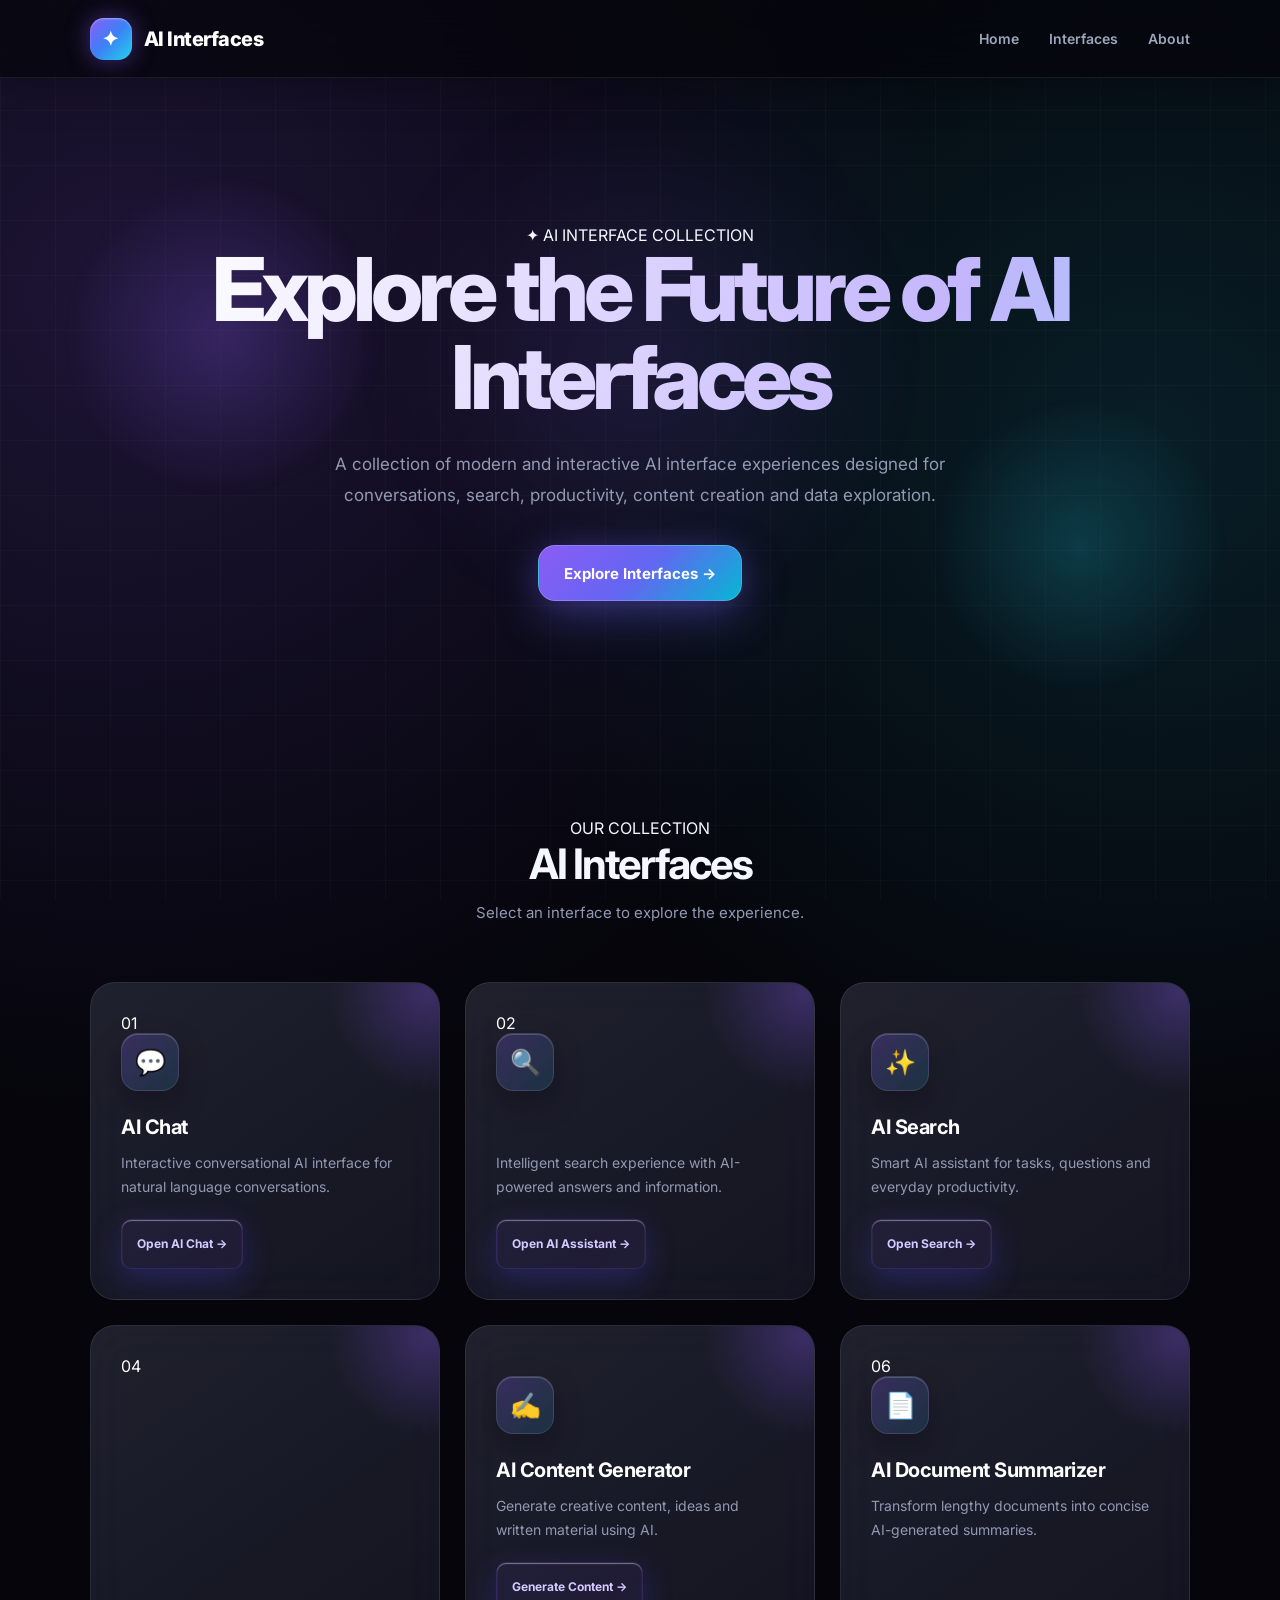
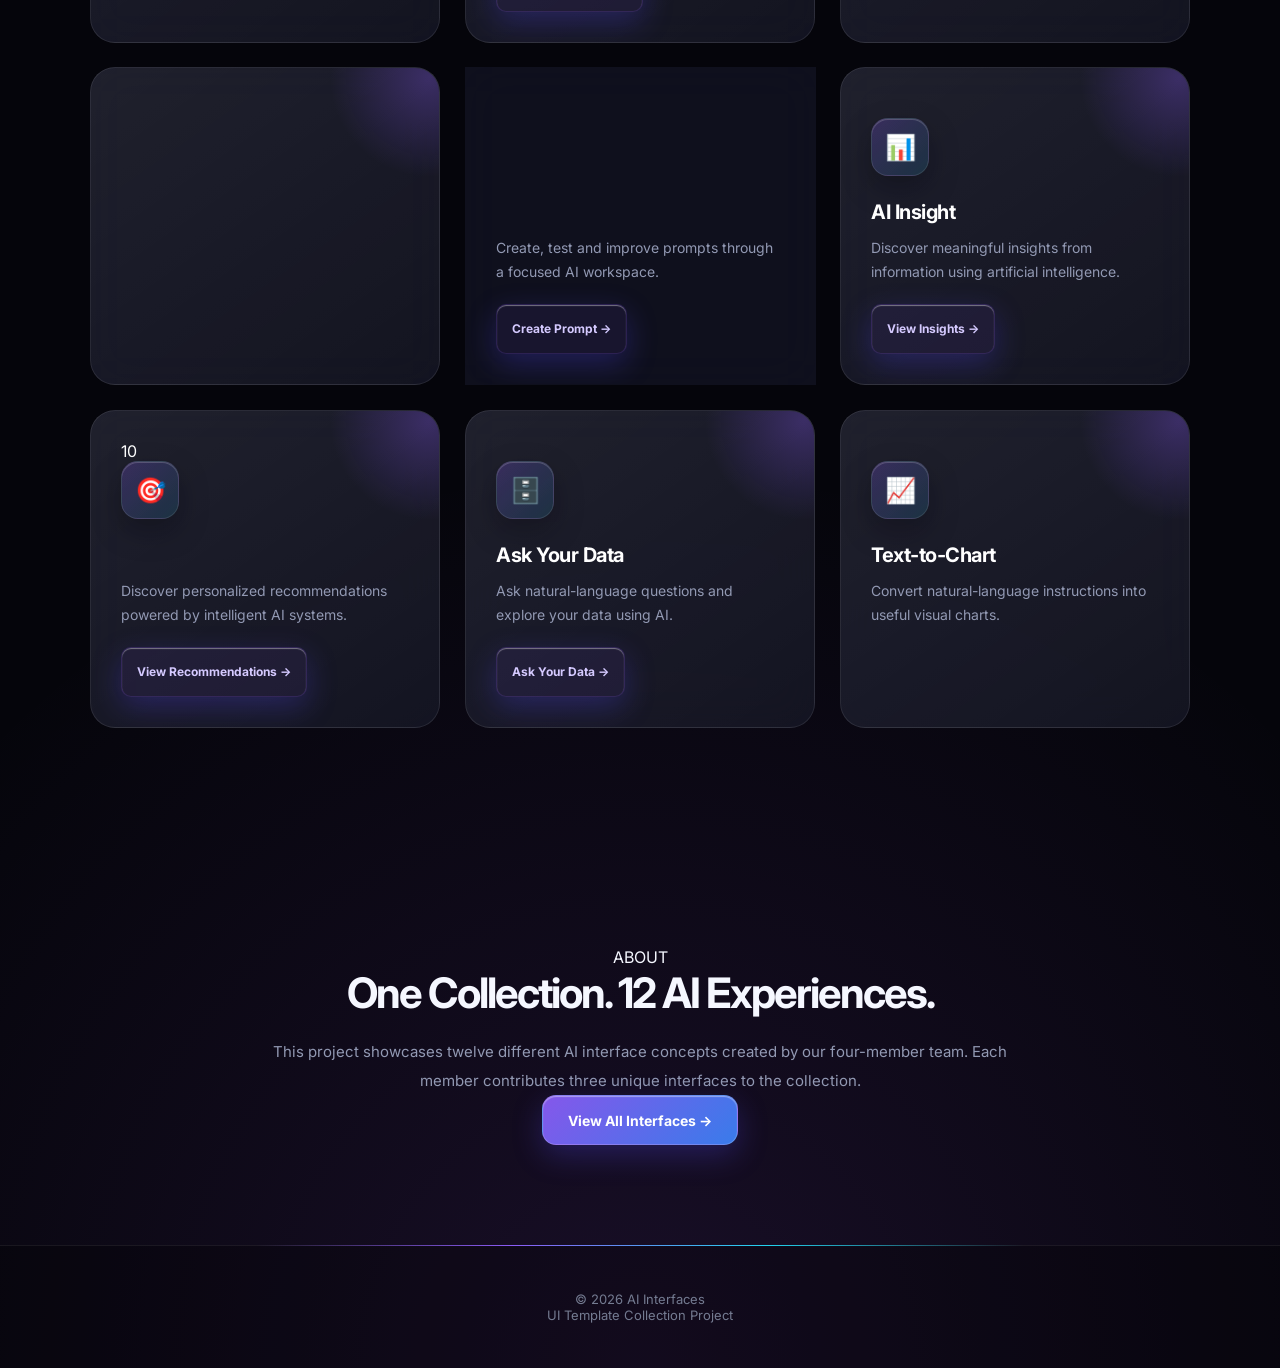
<file: index.html>
<!DOCTYPE html>
<html lang="en">
<head>
    <meta charset="UTF-8">
    <meta name="viewport" content="width=device-width, initial-scale=1.0">
    <title>AI Interfaces</title>
    <link rel="stylesheet" href="style.css">
</head>

<body>

<header>

    <a href="index.html" class="logo">
        AI Interfaces
    </a>

    <nav>
        <a href="#home">Home</a>
        <a href="#interfaces">Interfaces</a>
        <a href="#about">About</a>
    </nav>

</header>


<main>

    <!-- HERO -->

    <section class="hero" id="home">

        <div class="hero-badge">
            ✦ AI INTERFACE COLLECTION
        </div>

        <h1>
            Explore the Future of
            <span>AI Interfaces</span>
        </h1>

        <p>
            A collection of modern and interactive AI interface
            experiences designed for conversations, search,
            productivity, content creation and data exploration.
        </p>

        <a href="#interfaces" class="btn">
            Explore Interfaces →
        </a>

    </section>


    <!-- 12 AI INTERFACES -->

    <section id="interfaces">

        <div class="section-title">

            <div class="section-label">
                OUR COLLECTION
            </div>

            <h2>
                AI Interfaces
            </h2>

            <p>
                Select an interface to explore the experience.
            </p>

        </div>


        <div class="cards">


            <!-- MEMBER 1 -->

            <a href="./Ai chat/index.html" class="card">

                <div class="card-number">01</div>

                <div class="card-icon">
                    💬
                </div>

                <h3>
                    AI Chat
                </h3>

                <p>
                    Interactive conversational AI interface
                    for natural language conversations.
                </p>

                <span class="card-btn">
                    Open AI Chat →
                </span>

            </a>


            <a href="./Ai assistant/index.html" class="card">

                <div class="card-number">02</div>

                <div class="card-icon">
                    🔍
                </div>

                <h3>
                    AI Assistant
                </h3>

                <p>
                    Intelligent search experience with
                    AI-powered answers and information.
                </p>

                <span class="card-btn">
                    Open AI Assistant →
                </span>

            </a>


            <a href="./Ai search/index.html" class="card">

                <div class="card-number">03</div>

                <div class="card-icon">
                    ✨
                </div>

                <h3>
                    AI Search
                </h3>

                <p>
                    Smart AI assistant for tasks, questions
                    and everyday productivity.
                </p>

                <span class="card-btn">
                    Open Search →
                </span>

            </a>


            <!-- MEMBER 2 -->

            <a href="./member-2/AI Copilot/index.html" class="card">

                <div class="card-number">04</div>

                <div class="card-icon">
                    🤖
                </div>

                <h3>
                    AI Copilot
                </h3>

                <p>
                    Intelligent copilot that assists users
                    while they work and create.
                </p>

                <span class="card-btn">
                    Launch Copilot →
                </span>

            </a>


            <a href="./member-2/AI Content Generator" class="card">

                <div class="card-number">05</div>

                <div class="card-icon">
                    ✍️
                </div>

                <h3>
                    AI Content Generator
                </h3>

                <p>
                    Generate creative content, ideas and
                    written material using AI.
                </p>

                <span class="card-btn">
                    Generate Content →
                </span>

            </a>


            <a href="./member-2/AI Document Summarizer" class="card">

                <div class="card-number">06</div>

                <div class="card-icon">
                    📄
                </div>

                <h3>
                    AI Document Summarizer
                </h3>

                <p>
                    Transform lengthy documents into
                    concise AI-generated summaries.
                </p>

                <span class="card-btn">
                    Summarize Document →
                </span>

            </a>


            <!-- MEMBER 3 -->

            <a href="member3/ai-command-bar/index.html" class="card">

                <div class="card-number">07</div>

                <div class="card-icon">
                    ⌘
                </div>

                <h3>
                    AI Command Bar
                </h3>

                <p>
                    Execute AI commands and actions quickly
                    from one powerful command interface.
                </p>

                <span class="card-btn">
                    Open Command Bar →
                </span>

            </a>


            <a href="member3/ai-prompt-interface/index.html" class="card">

                <div class="card-number">08</div>

                <div class="card-icon">
                    ⚡
                </div>

                <h3>
                    AI Prompt Interface
                </h3>

                <p>
                    Create, test and improve prompts through
                    a focused AI workspace.
                </p>

                <span class="card-btn">
                    Create Prompt →
                </span>

            </a>


            <a href="member3/ai-insight/index.html" class="card">

                <div class="card-number">09</div>

                <div class="card-icon">
                    📊
                </div>

                <h3>
                    AI Insight
                </h3>

                <p>
                    Discover meaningful insights from
                    information using artificial intelligence.
                </p>

                <span class="card-btn">
                    View Insights →
                </span>

            </a>


            <!-- MEMBER 4 -->

            <a href="ai-recommendation/index.html" class="card">

                <div class="card-number">10</div>

                <div class="card-icon">
                    🎯
                </div>

                <h3>
                    AI Recommendation
                </h3>

                <p>
                    Discover personalized recommendations
                    powered by intelligent AI systems.
                </p>

                <span class="card-btn">
                    View Recommendations →
                </span>

            </a>


            <a href="ask-your-data/index.html" class="card">

                <div class="card-number">11</div>

                <div class="card-icon">
                    🗄️
                </div>

                <h3>
                    Ask Your Data
                </h3>

                <p>
                    Ask natural-language questions and
                    explore your data using AI.
                </p>

                <span class="card-btn">
                    Ask Your Data →
                </span>

            </a>


            <a href="text-to-chart/index.html" class="card">

                <div class="card-number">12</div>

                <div class="card-icon">
                    📈
                </div>

                <h3>
                    Text-to-Chart
                </h3>

                <p>
                    Convert natural-language instructions
                    into useful visual charts.
                </p>

                <span class="card-btn">
                    Create Chart →
                </span>

            </a>


        </div>

    </section>


    <!-- ABOUT -->

    <section id="about">

        <div class="section-label">
            ABOUT
        </div>

        <h2>
            One Collection.
            <span>12 AI Experiences.</span>
        </h2>

        <p>
            This project showcases twelve different AI interface
            concepts created by our four-member team. Each member
            contributes three unique interfaces to the collection.
        </p>

        <a href="#interfaces" class="btn">
            View All Interfaces →
        </a>

    </section>

</main>


<footer>

    <p>
        © 2026 AI Interfaces
    </p>

    <p>
        UI Template Collection Project
    </p>

</footer>


<script src="script.js"></script>

</body>
</html>
</file>
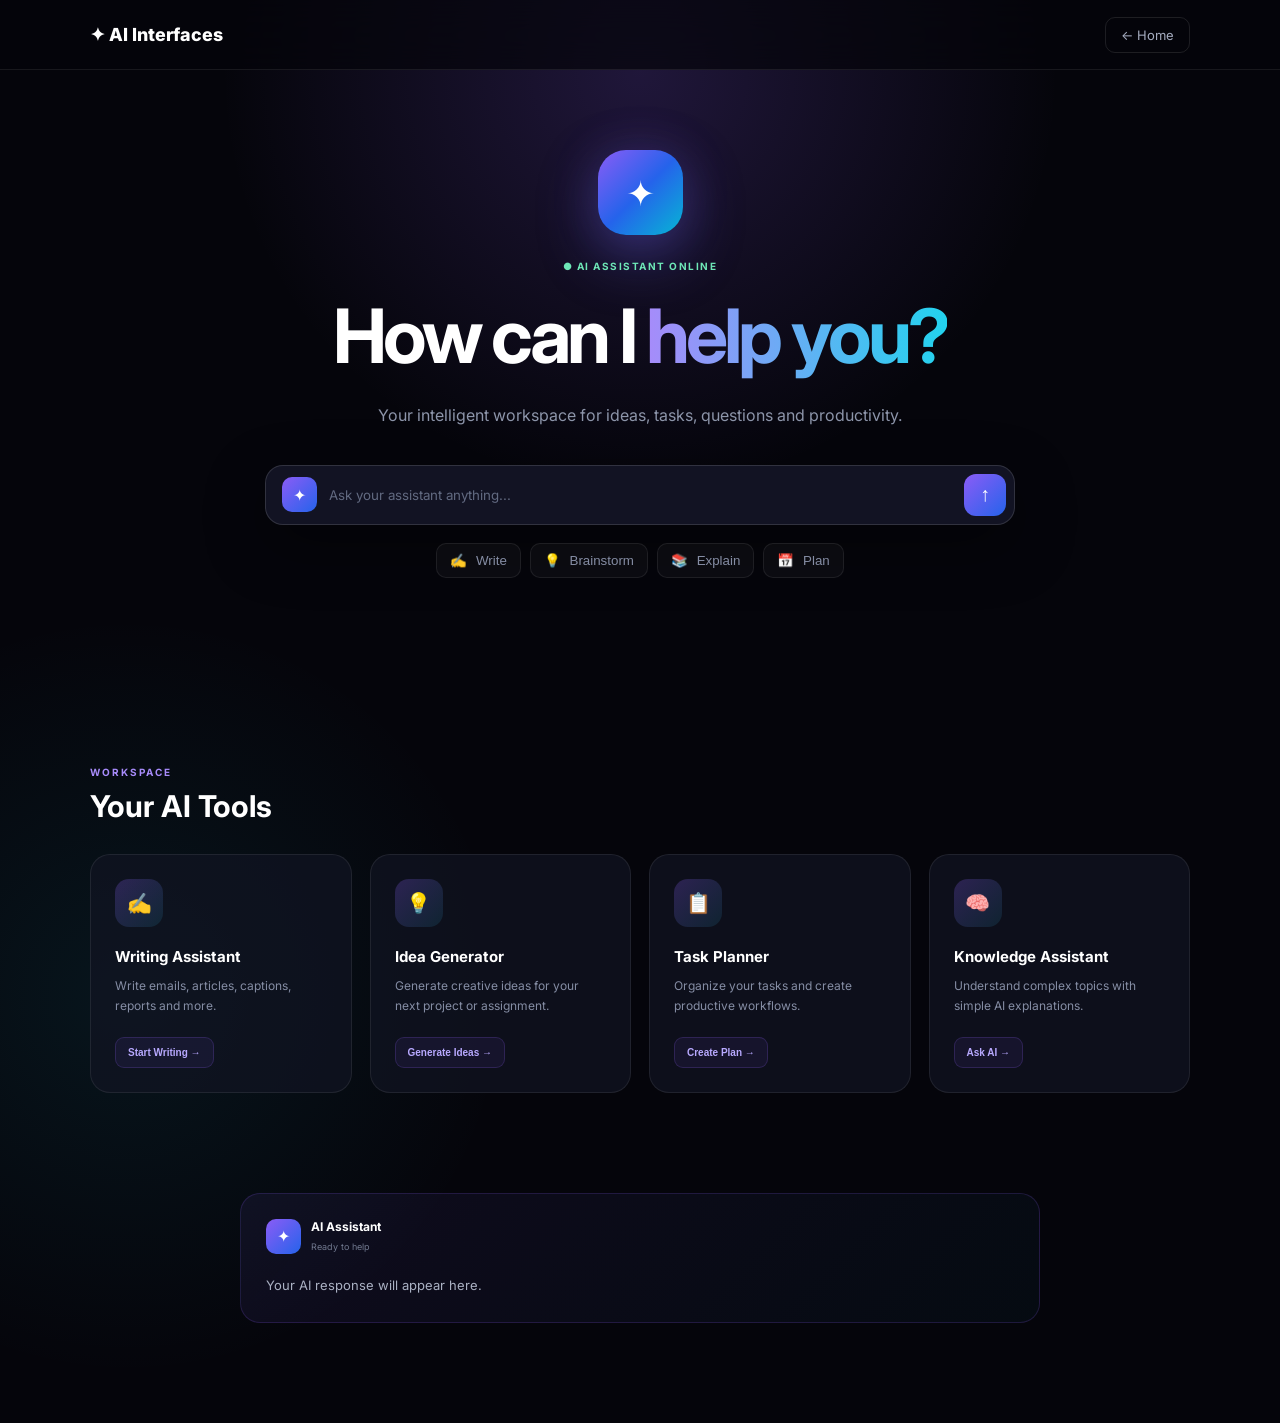
<file: Ai assistant/index.html>
<!DOCTYPE html>
<html lang="en">

<head>

    <meta charset="UTF-8">

    <meta
        name="viewport"
        content="width=device-width, initial-scale=1.0"
    >

    <title>AI Assistant | AI Interfaces</title>

    <link rel="stylesheet" href="style.css">

</head>

<body>

<header>

    <a href="../../index.html" class="logo">
        ✦ AI Interfaces
    </a>

    <a href="../../index.html" class="home-btn">
        ← Home
    </a>

</header>


<main class="assistant-page">

    <section class="assistant-hero">

        <div class="assistant-orb">
            ✦
        </div>

        <span class="status">
            ● AI ASSISTANT ONLINE
        </span>

        <h1>
            How can I
            <span>help you?</span>
        </h1>

        <p>
            Your intelligent workspace for ideas,
            tasks, questions and productivity.
        </p>


        <!-- COMMAND INPUT -->

        <div class="command-box">

            <div class="command-icon">
                ✦
            </div>

            <input
                id="commandInput"
                type="text"
                placeholder="Ask your assistant anything..."
            >

            <button id="sendButton">
                ↑
            </button>

        </div>


        <!-- QUICK ACTIONS -->

        <div class="quick-actions">

            <button data-command="Write something for me">
                <span>✍️</span>
                Write
            </button>

            <button data-command="Give me some ideas">
                <span>💡</span>
                Brainstorm
            </button>

            <button data-command="Explain something to me">
                <span>📚</span>
                Explain
            </button>

            <button data-command="Help me plan a project">
                <span>📅</span>
                Plan
            </button>

        </div>

    </section>


    <!-- WORKSPACE -->

    <section class="workspace">

        <div class="workspace-header">

            <div>
                <span>WORKSPACE</span>

                <h2>
                    Your AI Tools
                </h2>
            </div>

        </div>


        <div class="tools-grid">

            <article class="tool-card">

                <div class="tool-icon">
                    ✍️
                </div>

                <h3>
                    Writing Assistant
                </h3>

                <p>
                    Write emails, articles, captions,
                    reports and more.
                </p>

                <button
                    class="tool-btn"
                    data-command="Help me write something"
                >
                    Start Writing →
                </button>

            </article>


            <article class="tool-card">

                <div class="tool-icon">
                    💡
                </div>

                <h3>
                    Idea Generator
                </h3>

                <p>
                    Generate creative ideas for your
                    next project or assignment.
                </p>

                <button
                    class="tool-btn"
                    data-command="Give me creative ideas"
                >
                    Generate Ideas →
                </button>

            </article>


            <article class="tool-card">

                <div class="tool-icon">
                    📋
                </div>

                <h3>
                    Task Planner
                </h3>

                <p>
                    Organize your tasks and create
                    productive workflows.
                </p>

                <button
                    class="tool-btn"
                    data-command="Help me create a task plan"
                >
                    Create Plan →
                </button>

            </article>


            <article class="tool-card">

                <div class="tool-icon">
                    🧠
                </div>

                <h3>
                    Knowledge Assistant
                </h3>

                <p>
                    Understand complex topics with
                    simple AI explanations.
                </p>

                <button
                    class="tool-btn"
                    data-command="Explain a difficult topic"
                >
                    Ask AI →
                </button>

            </article>

        </div>

    </section>


    <!-- RESPONSE PANEL -->

    <section class="response-section" id="responseSection">

        <div class="response-card">

            <div class="response-header">

                <div class="response-ai">
                    ✦
                </div>

                <div>
                    <strong>AI Assistant</strong>
                    <small>Ready to help</small>
                </div>

            </div>

            <div id="responseText">
                Your AI response will appear here.
            </div>

        </div>

    </section>

</main>


<script src="script.js"></script>

</body>
</html>
</file>
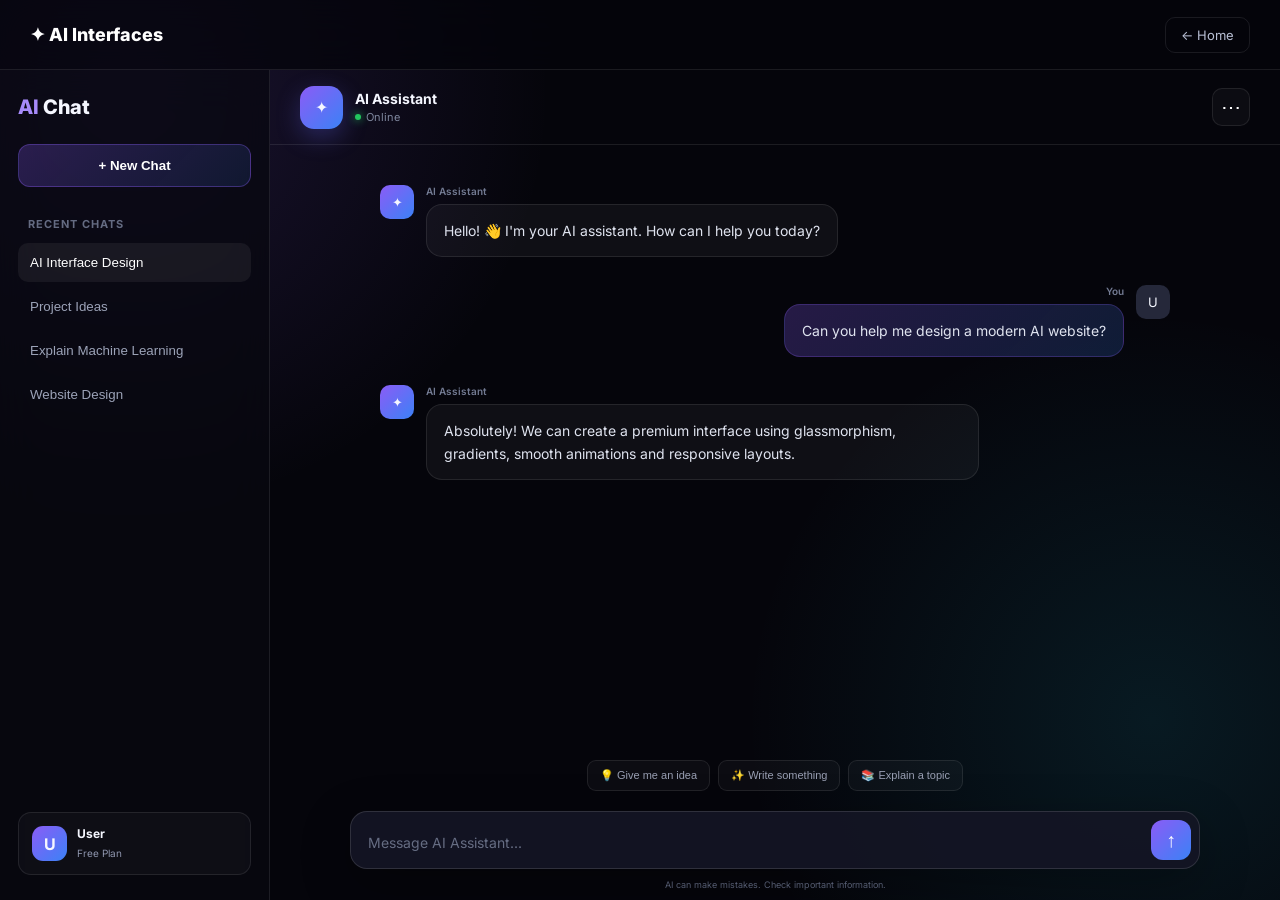
<file: Ai chat/index.html>
<!DOCTYPE html>
<html lang="en">
<head>
    <meta charset="UTF-8">
    <meta name="viewport" content="width=device-width, initial-scale=1.0">

    <title>AI Chat | AI Interfaces</title>

    <link rel="stylesheet" href="style.css">
</head>

<body>

<header class="navbar">

    <a href="../../index.html" class="logo">
        ✦ AI Interfaces
    </a>

    <a href="../../index.html" class="back-btn">
        ← Home
    </a>

</header>


<main class="chat-page">

    <!-- LEFT SIDEBAR -->

    <aside class="sidebar">

        <div class="sidebar-title">
            <span>AI</span> Chat
        </div>

        <button class="new-chat" id="newChat">
            + New Chat
        </button>

        <div class="chat-history">

            <p class="history-title">
                Recent Chats
            </p>

            <button class="history-item active">
                AI Interface Design
            </button>

            <button class="history-item">
                Project Ideas
            </button>

            <button class="history-item">
                Explain Machine Learning
            </button>

            <button class="history-item">
                Website Design
            </button>

        </div>

        <div class="sidebar-bottom">

            <div class="profile">
                <div class="avatar">U</div>

                <div>
                    <strong>User</strong>
                    <small>Free Plan</small>
                </div>
            </div>

        </div>

    </aside>


    <!-- CHAT AREA -->

    <section class="chat-container">

        <div class="chat-header">

            <div class="ai-info">

                <div class="ai-avatar">
                    ✦
                </div>

                <div>
                    <h2>AI Assistant</h2>
                    <span>
                        <i></i>
                        Online
                    </span>
                </div>

            </div>

            <button class="icon-btn" id="clearChat">
                ⋯
            </button>

        </div>


        <!-- MESSAGES -->

        <div class="messages" id="messages">

            <div class="message ai-message">

                <div class="message-avatar">
                    ✦
                </div>

                <div class="message-content">

                    <span class="message-name">
                        AI Assistant
                    </span>

                    <div class="bubble">
                        Hello! 👋 I'm your AI assistant.
                        How can I help you today?
                    </div>

                </div>

            </div>


            <div class="message user-message">

                <div class="message-content">

                    <span class="message-name">
                        You
                    </span>

                    <div class="bubble">
                        Can you help me design a modern AI website?
                    </div>

                </div>

                <div class="message-avatar user-avatar">
                    U
                </div>

            </div>


            <div class="message ai-message">

                <div class="message-avatar">
                    ✦
                </div>

                <div class="message-content">

                    <span class="message-name">
                        AI Assistant
                    </span>

                    <div class="bubble">
                        Absolutely! We can create a premium
                        interface using glassmorphism, gradients,
                        smooth animations and responsive layouts.
                    </div>

                </div>

            </div>

        </div>


        <!-- TYPING INDICATOR -->

        <div class="typing" id="typing">

            <span></span>
            <span></span>
            <span></span>

            AI is thinking...

        </div>


        <!-- SUGGESTIONS -->

        <div class="suggestions">

            <button class="suggestion">
                💡 Give me an idea
            </button>

            <button class="suggestion">
                ✨ Write something
            </button>

            <button class="suggestion">
                📚 Explain a topic
            </button>

        </div>


        <!-- INPUT -->

        <form class="chat-input" id="chatForm">

            <textarea
                id="messageInput"
                placeholder="Message AI Assistant..."
                rows="1"
            ></textarea>

            <button
                type="submit"
                class="send-btn"
                aria-label="Send message"
            >
                ↑
            </button>

        </form>

        <p class="disclaimer">
            AI can make mistakes. Check important information.
        </p>

    </section>

</main>


<script src="script.js"></script>

</body>
</html>
</file>
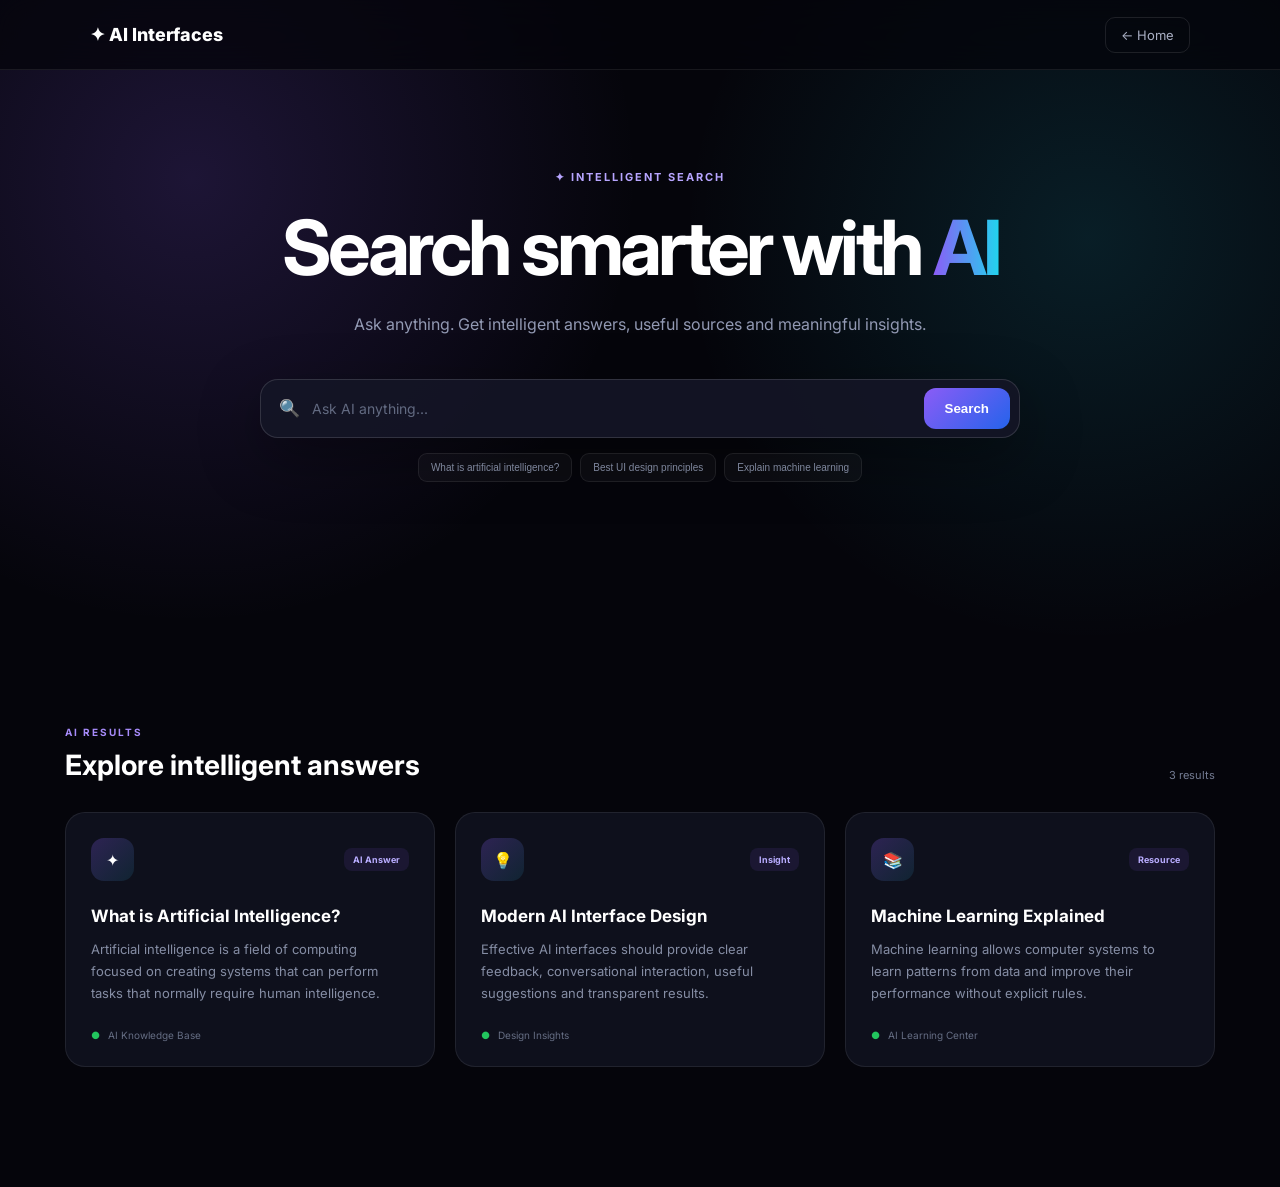
<file: Ai search/index.html>
<!DOCTYPE html>
<html lang="en">

<head>

    <meta charset="UTF-8">

    <meta
        name="viewport"
        content="width=device-width, initial-scale=1.0"
    >

    <title>AI Search | AI Interfaces</title>

    <link rel="stylesheet" href="style.css">

</head>

<body>

<header>

    <a href="../../index.html" class="logo">
        ✦ AI Interfaces
    </a>

    <a href="../../index.html" class="home-btn">
        ← Home
    </a>

</header>


<main>

    <section class="search-hero">

        <span class="badge">
            ✦ INTELLIGENT SEARCH
        </span>

        <h1>
            Search smarter with
            <span>AI</span>
        </h1>

        <p>
            Ask anything. Get intelligent answers,
            useful sources and meaningful insights.
        </p>


        <form class="search-box" id="searchForm">

            <span class="search-icon">
                🔍
            </span>

            <input
                id="searchInput"
                type="text"
                placeholder="Ask AI anything..."
                autocomplete="off"
            >

            <button type="submit">
                Search
            </button>

        </form>


        <div class="suggestions">

            <button>
                What is artificial intelligence?
            </button>

            <button>
                Best UI design principles
            </button>

            <button>
                Explain machine learning
            </button>

        </div>

    </section>


    <!-- RESULTS -->

    <section class="results-section" id="results">

        <div class="results-header">

            <div>
                <span>AI RESULTS</span>

                <h2>
                    Explore intelligent answers
                </h2>
            </div>

            <span class="result-count">
                3 results
            </span>

        </div>


        <div class="results-grid" id="resultsGrid">


            <article class="result-card">

                <div class="result-top">

                    <span class="result-icon">
                        ✦
                    </span>

                    <span class="tag">
                        AI Answer
                    </span>

                </div>

                <h3>
                    What is Artificial Intelligence?
                </h3>

                <p>
                    Artificial intelligence is a field of
                    computing focused on creating systems
                    that can perform tasks that normally
                    require human intelligence.
                </p>

                <div class="source">
                    <span>●</span>
                    AI Knowledge Base
                </div>

            </article>


            <article class="result-card">

                <div class="result-top">

                    <span class="result-icon">
                        💡
                    </span>

                    <span class="tag">
                        Insight
                    </span>

                </div>

                <h3>
                    Modern AI Interface Design
                </h3>

                <p>
                    Effective AI interfaces should provide
                    clear feedback, conversational interaction,
                    useful suggestions and transparent results.
                </p>

                <div class="source">
                    <span>●</span>
                    Design Insights
                </div>

            </article>


            <article class="result-card">

                <div class="result-top">

                    <span class="result-icon">
                        📚
                    </span>

                    <span class="tag">
                        Resource
                    </span>

                </div>

                <h3>
                    Machine Learning Explained
                </h3>

                <p>
                    Machine learning allows computer systems
                    to learn patterns from data and improve
                    their performance without explicit rules.
                </p>

                <div class="source">
                    <span>●</span>
                    AI Learning Center
                </div>

            </article>


        </div>

    </section>

</main>


<script src="script.js"></script>

</body>
</html>
</file>
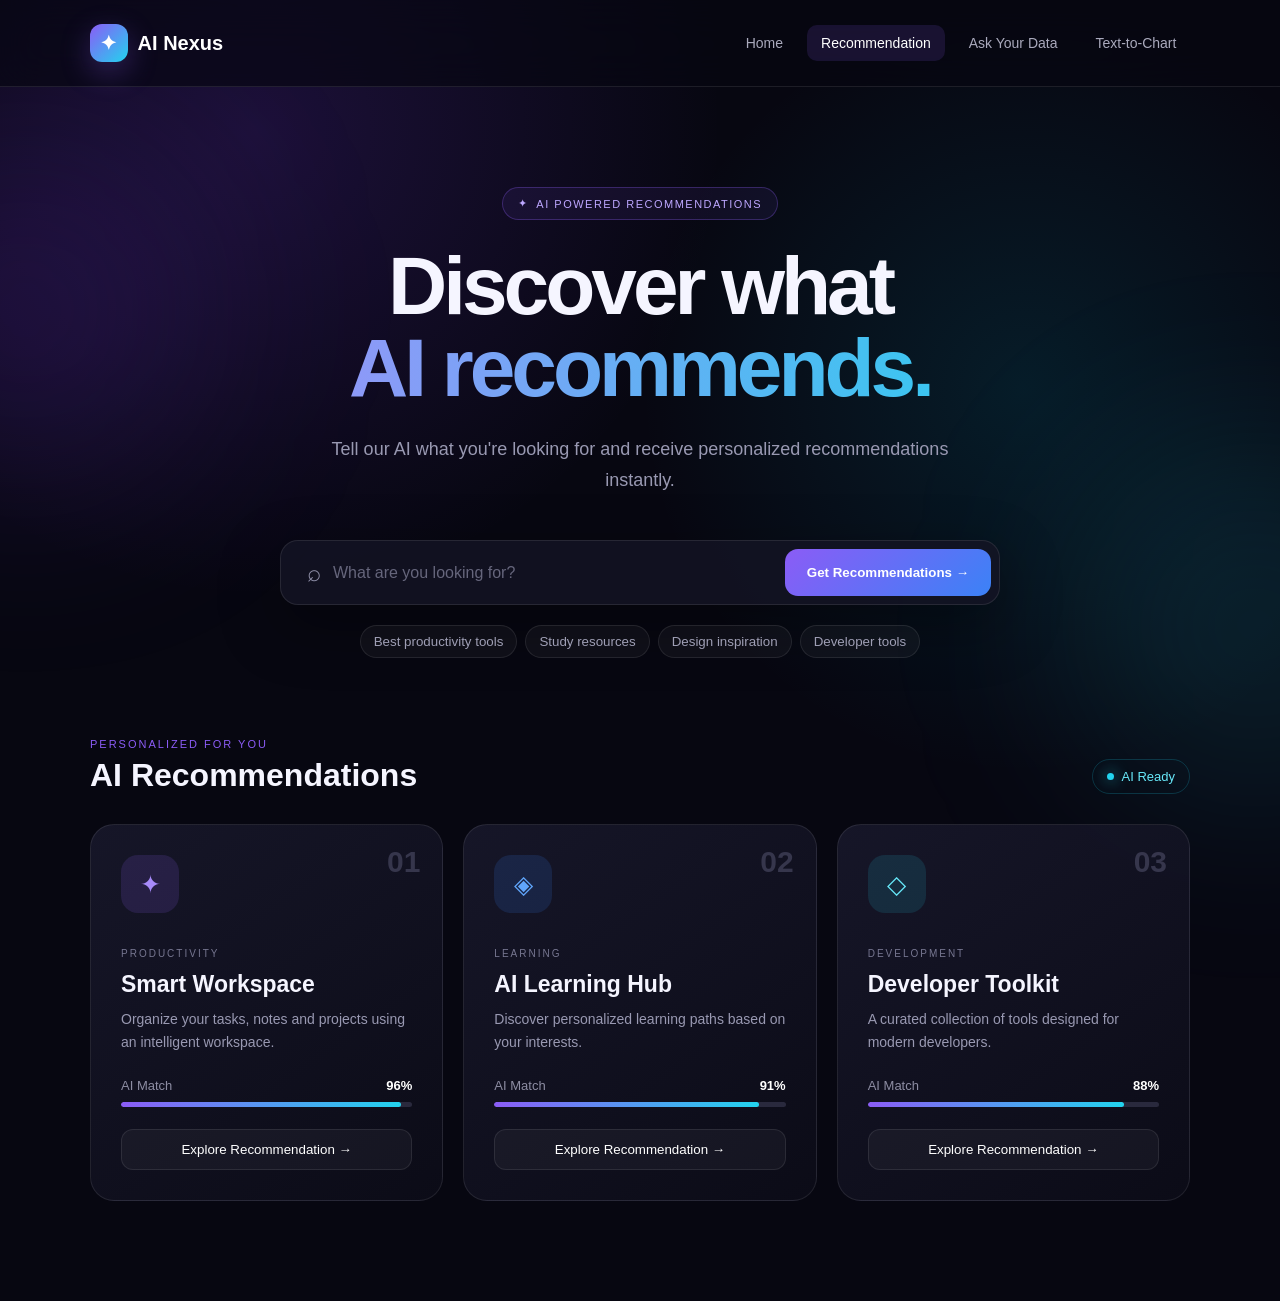
<file: ai-recommendation/index.html>
<!DOCTYPE html>
<html lang="en">
<head>
    <meta charset="UTF-8">
    <meta name="viewport" content="width=device-width, initial-scale=1.0">
    <title>AI Recommendation</title>
    <link rel="stylesheet" href="style.css">
</head>
<body>

    <div class="background-glow glow-one"></div>
    <div class="background-glow glow-two"></div>

    <header class="navbar">
        <a href="../../index.html" class="logo">
            <span class="logo-icon">✦</span>
            AI Nexus
        </a>

        <nav>
            <a href="../../index.html">Home</a>
            <a href="../ai-recommendation/index.html" class="active">Recommendation</a>
            <a href="../ask-your-data/index.html">Ask Your Data</a>
            <a href="../text-to-chart/index.html">Text-to-Chart</a>
        </nav>
    </header>

    <main>

        <section class="hero">
            <div class="badge">
                <span>✦</span> AI POWERED RECOMMENDATIONS
            </div>

            <h1>
                Discover what
                <span>AI recommends.</span>
            </h1>

            <p>
                Tell our AI what you're looking for and receive
                personalized recommendations instantly.
            </p>

            <div class="recommend-box">
                <div class="input-area">
                    <span class="search-icon">⌕</span>
                    <input
                        type="text"
                        id="recommendInput"
                        placeholder="What are you looking for?"
                    >
                </div>

                <button id="recommendBtn">
                    Get Recommendations
                    <span>→</span>
                </button>
            </div>

            <div class="suggestions">
                <button class="suggestion">Best productivity tools</button>
                <button class="suggestion">Study resources</button>
                <button class="suggestion">Design inspiration</button>
                <button class="suggestion">Developer tools</button>
            </div>
        </section>

        <section class="results-section">

            <div class="section-heading">
                <div>
                    <p class="small-label">PERSONALIZED FOR YOU</p>
                    <h2>AI Recommendations</h2>
                </div>

                <div class="ai-status">
                    <span></span>
                    AI Ready
                </div>
            </div>

            <div id="recommendations" class="recommendations-grid">

                <article class="recommendation-card">
                    <div class="card-number">01</div>

                    <div class="card-icon purple">✦</div>

                    <div class="card-content">
                        <span class="category">PRODUCTIVITY</span>
                        <h3>Smart Workspace</h3>
                        <p>
                            Organize your tasks, notes and projects
                            using an intelligent workspace.
                        </p>

                        <div class="match">
                            <span>AI Match</span>
                            <strong>96%</strong>
                        </div>

                        <div class="progress">
                            <div style="width: 96%"></div>
                        </div>

                        <button class="view-btn">
                            Explore Recommendation →
                        </button>
                    </div>
                </article>

                <article class="recommendation-card">
                    <div class="card-number">02</div>

                    <div class="card-icon blue">◈</div>

                    <div class="card-content">
                        <span class="category">LEARNING</span>
                        <h3>AI Learning Hub</h3>
                        <p>
                            Discover personalized learning paths
                            based on your interests.
                        </p>

                        <div class="match">
                            <span>AI Match</span>
                            <strong>91%</strong>
                        </div>

                        <div class="progress">
                            <div style="width: 91%"></div>
                        </div>

                        <button class="view-btn">
                            Explore Recommendation →
                        </button>
                    </div>
                </article>

                <article class="recommendation-card">
                    <div class="card-number">03</div>

                    <div class="card-icon cyan">◇</div>

                    <div class="card-content">
                        <span class="category">DEVELOPMENT</span>
                        <h3>Developer Toolkit</h3>
                        <p>
                            A curated collection of tools designed
                            for modern developers.
                        </p>

                        <div class="match">
                            <span>AI Match</span>
                            <strong>88%</strong>
                        </div>

                        <div class="progress">
                            <div style="width: 88%"></div>
                        </div>

                        <button class="view-btn">
                            Explore Recommendation →
                        </button>
                    </div>
                </article>

            </div>

        </section>

    </main>

    <script src="script.js"></script>
</body>
</html>
</file>
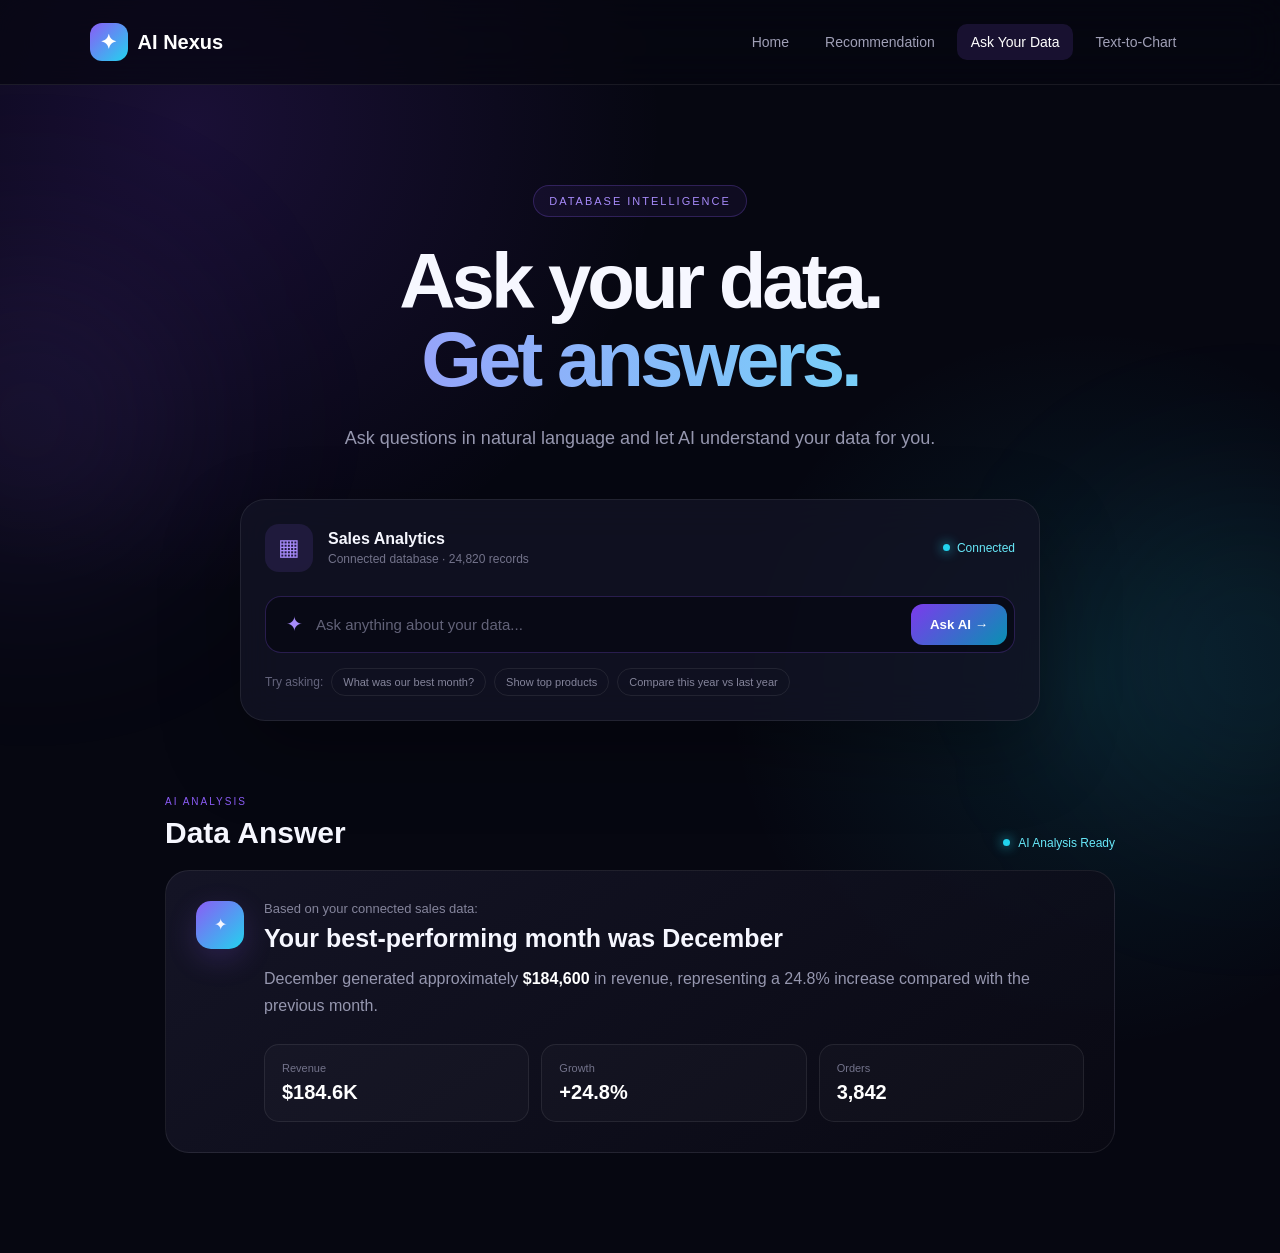
<file: ask-your-data/index.html>
<!DOCTYPE html>
<html lang="en">
<head>
    <meta charset="UTF-8">
    <meta name="viewport" content="width=device-width, initial-scale=1.0">
    <title>Ask Your Data</title>
    <link rel="stylesheet" href="style.css">
</head>
<body>

    <div class="orb orb-one"></div>
    <div class="orb orb-two"></div>

    <header class="navbar">

        <a href="../../index.html" class="logo">
            <span>✦</span>
            AI Nexus
        </a>

        <nav>
            <a href="../../index.html">Home</a>
            <a href="../ai-recommendation/index.html">Recommendation</a>
            <a href="../ask-your-data/index.html" class="active">Ask Your Data</a>
            <a href="../text-to-chart/index.html">Text-to-Chart</a>
        </nav>

    </header>

    <main>

        <section class="hero">

            <div class="badge">DATABASE INTELLIGENCE</div>

            <h1>
                Ask your data.
                <span>Get answers.</span>
            </h1>

            <p>
                Ask questions in natural language and let AI
                understand your data for you.
            </p>

            <div class="data-card">

                <div class="database-header">

                    <div class="database-info">
                        <div class="database-icon">▦</div>

                        <div>
                            <h3>Sales Analytics</h3>
                            <p>Connected database · 24,820 records</p>
                        </div>
                    </div>

                    <div class="connected">
                        <span></span>
                        Connected
                    </div>

                </div>

                <div class="question-box">

                    <div class="question-icon">✦</div>

                    <input
                        id="questionInput"
                        type="text"
                        placeholder="Ask anything about your data..."
                    >

                    <button id="askButton">
                        Ask AI
                        <span>→</span>
                    </button>

                </div>

                <div class="example-questions">

                    <span>Try asking:</span>

                    <button class="example">
                        What was our best month?
                    </button>

                    <button class="example">
                        Show top products
                    </button>

                    <button class="example">
                        Compare this year vs last year
                    </button>

                </div>

            </div>

        </section>

        <section class="answer-section">

            <div class="answer-header">
                <div>
                    <span class="label">AI ANALYSIS</span>
                    <h2>Data Answer</h2>
                </div>

                <div class="processing">
                    <span></span>
                    AI Analysis Ready
                </div>
            </div>

            <div class="answer-card">

                <div class="ai-avatar">✦</div>

                <div class="answer-content">

                    <p class="answer-intro">
                        Based on your connected sales data:
                    </p>

                    <h3 id="answerTitle">
                        Your best-performing month was December
                    </h3>

                    <p id="answerText">
                        December generated approximately
                        <strong>$184,600</strong> in revenue,
                        representing a 24.8% increase compared
                        with the previous month.
                    </p>

                    <div class="metrics">

                        <div class="metric">
                            <span>Revenue</span>
                            <strong>$184.6K</strong>
                        </div>

                        <div class="metric">
                            <span>Growth</span>
                            <strong>+24.8%</strong>
                        </div>

                        <div class="metric">
                            <span>Orders</span>
                            <strong>3,842</strong>
                        </div>

                    </div>

                </div>

            </div>

        </section>

    </main>

    <script src="script.js"></script>
</body>
</html>
</file>
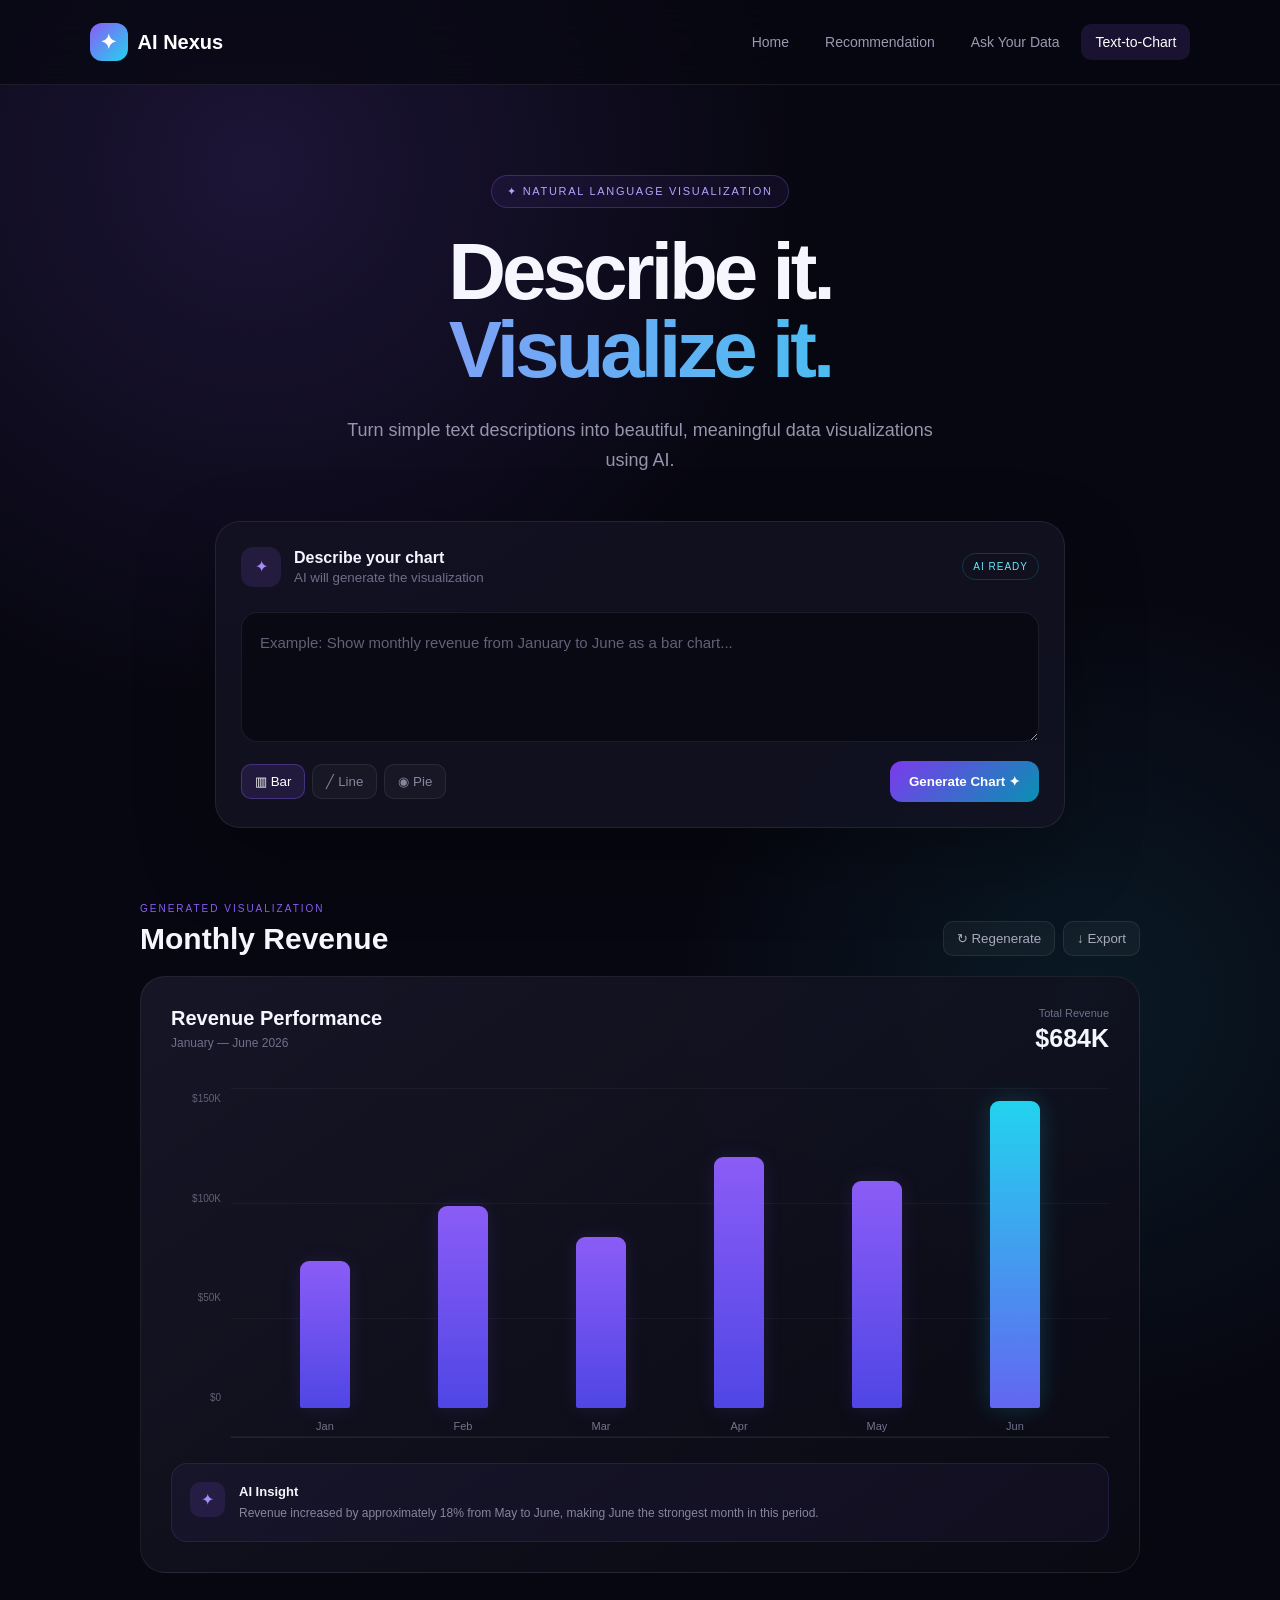
<file: text-to-chart/index.html>
<!DOCTYPE html>
<html lang="en">
<head>
    <meta charset="UTF-8">
    <meta name="viewport" content="width=device-width, initial-scale=1.0">
    <title>Text-to-Chart AI</title>
    <link rel="stylesheet" href="style.css">
</head>
<body>

    <header class="navbar">

        <a href="../../index.html" class="logo">
            <span>✦</span>
            AI Nexus
        </a>

        <nav>
            <a href="../../index.html">Home</a>
            <a href="../ai-recommendation/index.html">Recommendation</a>
            <a href="../ask-your-data/index.html">Ask Your Data</a>
            <a href="../text-to-chart/index.html" class="active">Text-to-Chart</a>
        </nav>

    </header>

    <main>

        <section class="hero">

            <div class="badge">
                ✦ NATURAL LANGUAGE VISUALIZATION
            </div>

            <h1>
                Describe it.
                <span>Visualize it.</span>
            </h1>

            <p>
                Turn simple text descriptions into beautiful,
                meaningful data visualizations using AI.
            </p>

            <div class="generator">

                <div class="prompt-header">
                    <div class="prompt-title">
                        <span class="spark">✦</span>

                        <div>
                            <strong>Describe your chart</strong>
                            <small>AI will generate the visualization</small>
                        </div>
                    </div>

                    <span class="ai-tag">AI READY</span>
                </div>

                <textarea
                    id="chartPrompt"
                    placeholder="Example: Show monthly revenue from January to June as a bar chart..."
                ></textarea>

                <div class="generator-footer">

                    <div class="chart-types">
                        <button class="type active" data-type="bar">
                            ▥ Bar
                        </button>

                        <button class="type" data-type="line">
                            ╱ Line
                        </button>

                        <button class="type" data-type="pie">
                            ◉ Pie
                        </button>
                    </div>

                    <button id="generateChart">
                        Generate Chart
                        <span>✦</span>
                    </button>

                </div>

            </div>

        </section>

        <section class="chart-section">

            <div class="chart-header">

                <div>
                    <span class="label">GENERATED VISUALIZATION</span>
                    <h2>Monthly Revenue</h2>
                </div>

                <div class="chart-actions">
                    <button id="regenerate">↻ Regenerate</button>
                    <button id="download">↓ Export</button>
                </div>

            </div>

            <div class="chart-card">

                <div class="chart-top">

                    <div>
                        <h3>Revenue Performance</h3>
                        <p>January — June 2026</p>
                    </div>

                    <div class="total">
                        <span>Total Revenue</span>
                        <strong>$684K</strong>
                    </div>

                </div>

                <div class="chart">

                    <div class="y-axis">
                        <span>$150K</span>
                        <span>$100K</span>
                        <span>$50K</span>
                        <span>$0</span>
                    </div>

                    <div class="chart-area">

                        <div class="grid-line"></div>
                        <div class="grid-line"></div>
                        <div class="grid-line"></div>
                        <div class="grid-line"></div>

                        <div class="bars">

                            <div class="bar-item">
                                <div class="bar" style="height: 42%"></div>
                                <span>Jan</span>
                            </div>

                            <div class="bar-item">
                                <div class="bar" style="height: 58%"></div>
                                <span>Feb</span>
                            </div>

                            <div class="bar-item">
                                <div class="bar" style="height: 49%"></div>
                                <span>Mar</span>
                            </div>

                            <div class="bar-item">
                                <div class="bar" style="height: 72%"></div>
                                <span>Apr</span>
                            </div>

                            <div class="bar-item">
                                <div class="bar" style="height: 65%"></div>
                                <span>May</span>
                            </div>

                            <div class="bar-item">
                                <div class="bar highlight" style="height: 88%"></div>
                                <span>Jun</span>
                            </div>

                        </div>

                    </div>

                </div>

                <div class="insight">

                    <div class="insight-icon">✦</div>

                    <div>
                        <strong>AI Insight</strong>
                        <p>
                            Revenue increased by approximately
                            18% from May to June, making June the
                            strongest month in this period.
                        </p>
                    </div>

                </div>

            </div>

        </section>

    </main>

    <script src="script.js"></script>
</body>
</html>
</file>
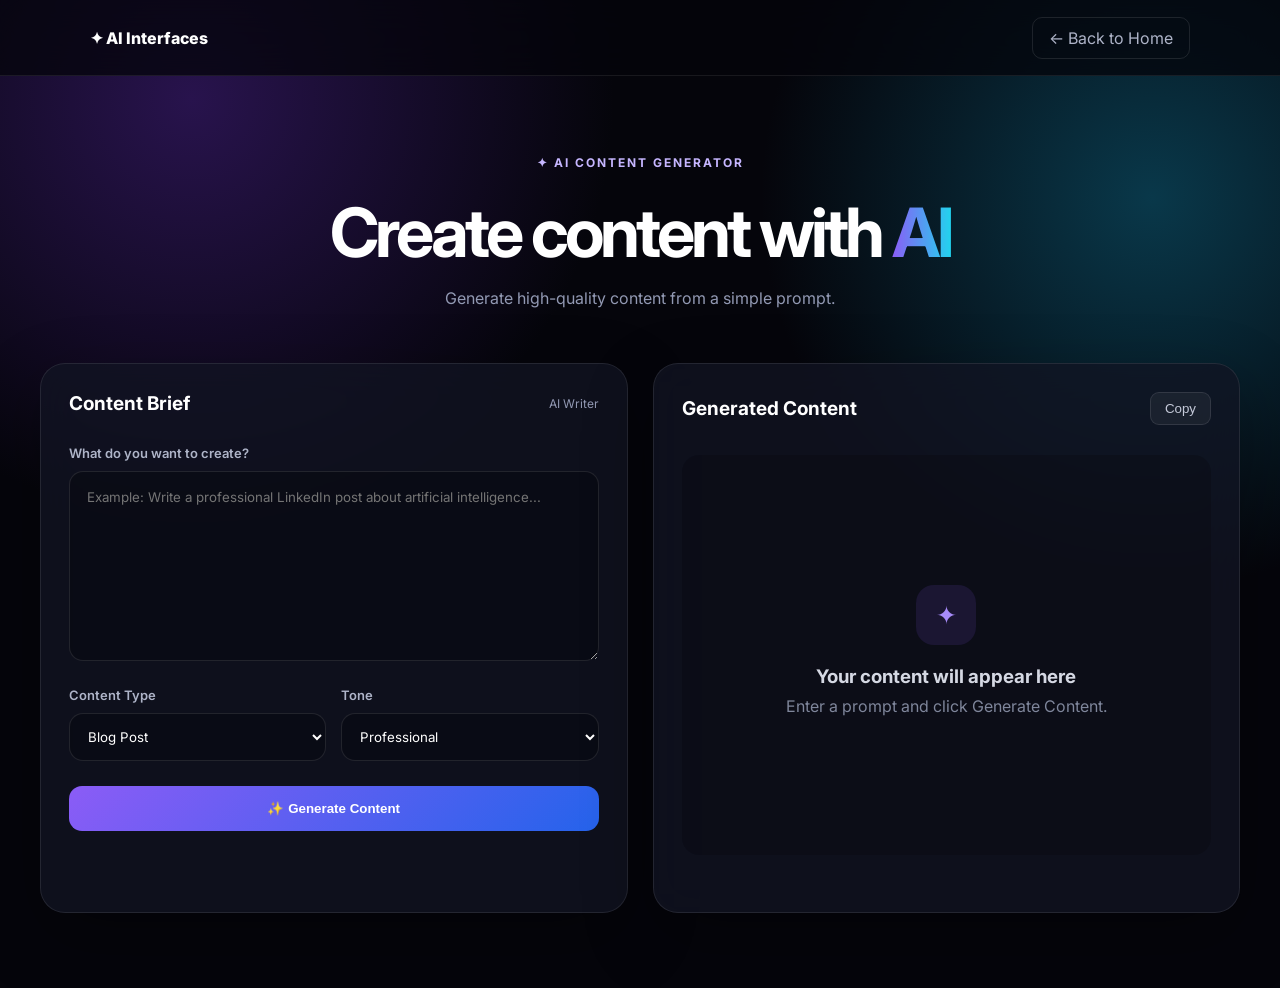
<file: member-2/AI Content Generator/index.html>
<!DOCTYPE html>
<html lang="en">
<head>

    <meta charset="UTF-8">

    <meta name="viewport"
          content="width=device-width, initial-scale=1.0">

    <title>AI Content Generator</title>

    <link rel="stylesheet" href="style.css">

</head>

<body>

<header>

    <a href="../../index.html" class="logo">
        ✦ AI Interfaces
    </a>

    <a href="../../index.html" class="back-btn">
        ← Back to Home
    </a>

</header>


<main>

<section class="generator">

    <div class="page-heading">

        <span class="badge">
            ✦ AI CONTENT GENERATOR
        </span>

        <h1>
            Create content with
            <span>AI</span>
        </h1>

        <p>
            Generate high-quality content from a simple prompt.
        </p>

    </div>


    <div class="generator-layout">

        <!-- INPUT -->

        <section class="panel input-panel">

            <div class="panel-title">
                <h2>Content Brief</h2>
                <span>AI Writer</span>
            </div>


            <label>
                What do you want to create?
            </label>

            <textarea
                id="prompt"
                placeholder="Example: Write a professional LinkedIn post about artificial intelligence..."
            ></textarea>


            <div class="options">

                <div>
                    <label>Content Type</label>

                    <select id="contentType">

                        <option>Blog Post</option>
                        <option>Social Media Post</option>
                        <option>Marketing Copy</option>
                        <option>Email</option>
                        <option>Product Description</option>

                    </select>
                </div>


                <div>
                    <label>Tone</label>

                    <select id="tone">

                        <option>Professional</option>
                        <option>Friendly</option>
                        <option>Creative</option>
                        <option>Casual</option>
                        <option>Persuasive</option>

                    </select>
                </div>

            </div>


            <button id="generateBtn" class="generate-btn">
                ✨ Generate Content
            </button>

        </section>


        <!-- OUTPUT -->

        <section class="panel output-panel">

            <div class="panel-title">

                <h2>
                    Generated Content
                </h2>

                <button id="copyBtn">
                    Copy
                </button>

            </div>


            <div id="output" class="output">

                <div class="empty-state">

                    <div class="empty-icon">
                        ✦
                    </div>

                    <h3>
                        Your content will appear here
                    </h3>

                    <p>
                        Enter a prompt and click Generate Content.
                    </p>

                </div>

            </div>

        </section>

    </div>

</section>

</main>


<script src="script.js"></script>

</body>
</html>
</file>
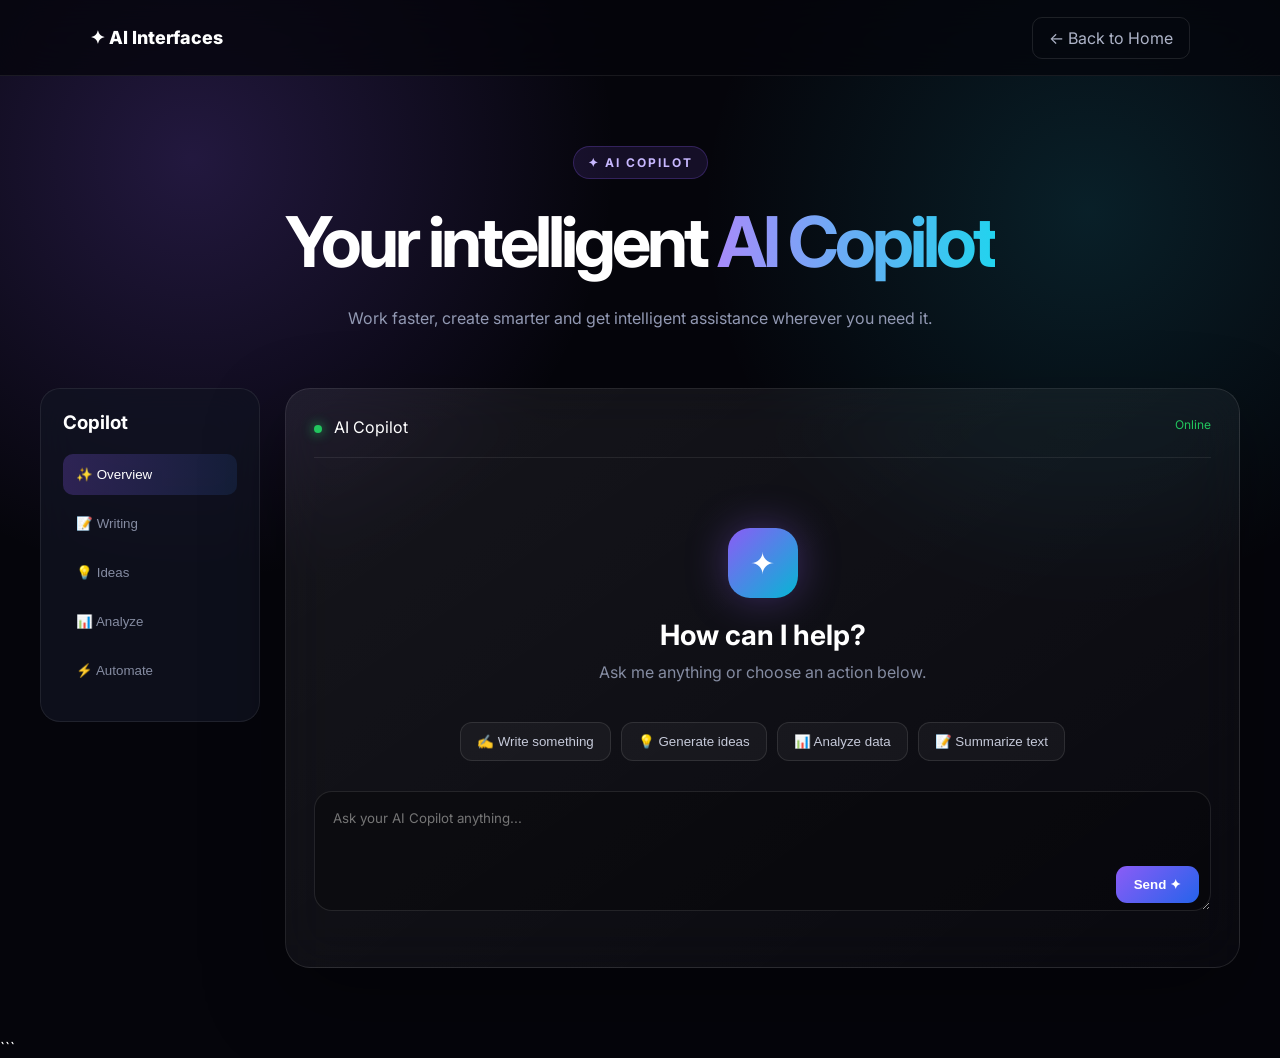
<file: member-2/AI Copilot/index.html>
<!DOCTYPE html>
<html lang="en">
<head>
    <meta charset="UTF-8">
    <meta name="viewport" content="width=device-width, initial-scale=1.0">

    <title>AI Copilot</title>

    <link rel="stylesheet" href="style.css">
</head>

<body>

<header class="topbar">

    <a href="../../index.html" class="logo">
        ✦ AI Interfaces
    </a>

    <a href="../../index.html" class="back-btn">
        ← Back to Home
    </a>

</header>


<main>

    <section class="copilot-page">

        <div class="hero-content">

            <div class="badge">
                ✦ AI COPILOT
            </div>

            <h1>
                Your intelligent
                <span>AI Copilot</span>
            </h1>

            <p>
                Work faster, create smarter and get intelligent
                assistance wherever you need it.
            </p>

        </div>


        <div class="copilot-layout">

            <!-- SIDEBAR -->

            <aside class="sidebar">

                <h3>
                    Copilot
                </h3>

                <button class="side-item active">
                    ✨ Overview
                </button>

                <button class="side-item">
                    📝 Writing
                </button>

                <button class="side-item">
                    💡 Ideas
                </button>

                <button class="side-item">
                    📊 Analyze
                </button>

                <button class="side-item">
                    ⚡ Automate
                </button>

            </aside>


            <!-- MAIN COPILOT -->

            <section class="copilot-card">

                <div class="card-header">

                    <div>
                        <span class="online-dot"></span>
                        AI Copilot
                    </div>

                    <span class="status">
                        Online
                    </span>

                </div>


                <div class="welcome">

                    <div class="ai-avatar">
                        ✦
                    </div>

                    <h2>
                        How can I help?
                    </h2>

                    <p>
                        Ask me anything or choose an action below.
                    </p>

                </div>


                <div class="suggestions">

                    <button class="suggestion">
                        ✍️ Write something
                    </button>

                    <button class="suggestion">
                        💡 Generate ideas
                    </button>

                    <button class="suggestion">
                        📊 Analyze data
                    </button>

                    <button class="suggestion">
                        📝 Summarize text
                    </button>

                </div>


                <div class="input-area">

                    <textarea
                        id="copilotInput"
                        placeholder="Ask your AI Copilot anything..."
                    ></textarea>

                    <button id="sendBtn" class="send-btn">
                        Send ✦
                    </button>

                </div>

                <div id="response" class="response"></div>

            </section>

        </div>

    </section>

</main>


<script src="script.js"></script>

</body>
</html>
```
</file>
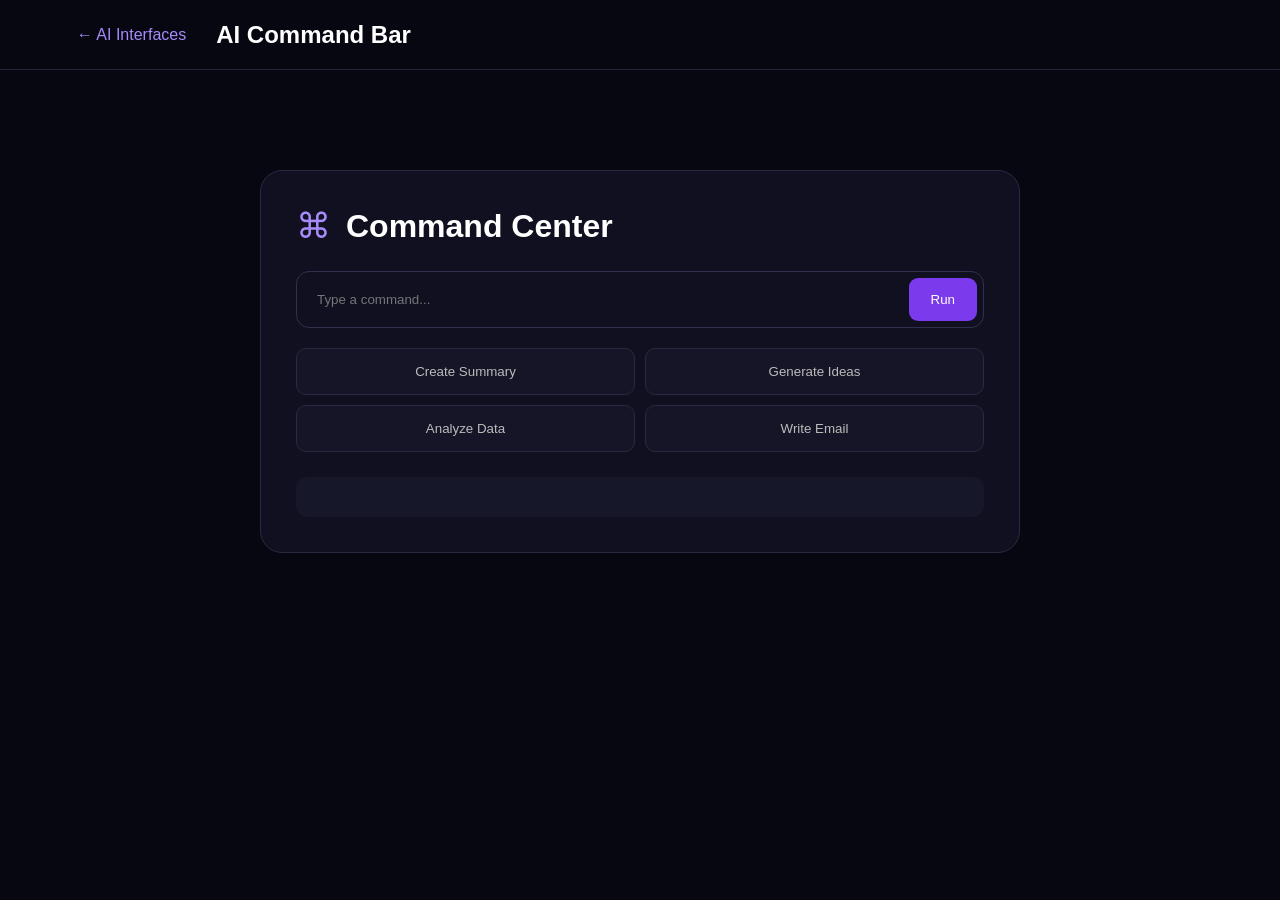
<file: member3/ai-command-bar/index.html>
<!DOCTYPE html>
<html lang="en">
<head>
<meta charset="UTF-8">
<meta name="viewport" content="width=device-width, initial-scale=1.0">
<title>AI Command Bar</title>
<link rel="stylesheet" href="style.css">
</head>
<body>

<header>
<a href="../../index.html">← AI Interfaces</a>
<h2>AI Command Bar</h2>
</header>

<main>
<div class="command">
<div class="command-title">
<span>⌘</span>
<h1>Command Center</h1>
</div>

<div class="search">
<input id="command" placeholder="Type a command...">
<button onclick="executeCommand()">Run</button>
</div>

<div class="commands">
<button onclick="setCommand('Create a summary')">Create Summary</button>
<button onclick="setCommand('Generate ideas')">Generate Ideas</button>
<button onclick="setCommand('Analyze data')">Analyze Data</button>
<button onclick="setCommand('Write an email')">Write Email</button>
</div>

<div id="result"></div>
</div>
</main>

<script src="script.js"></script>
</body>
</html>
</file>
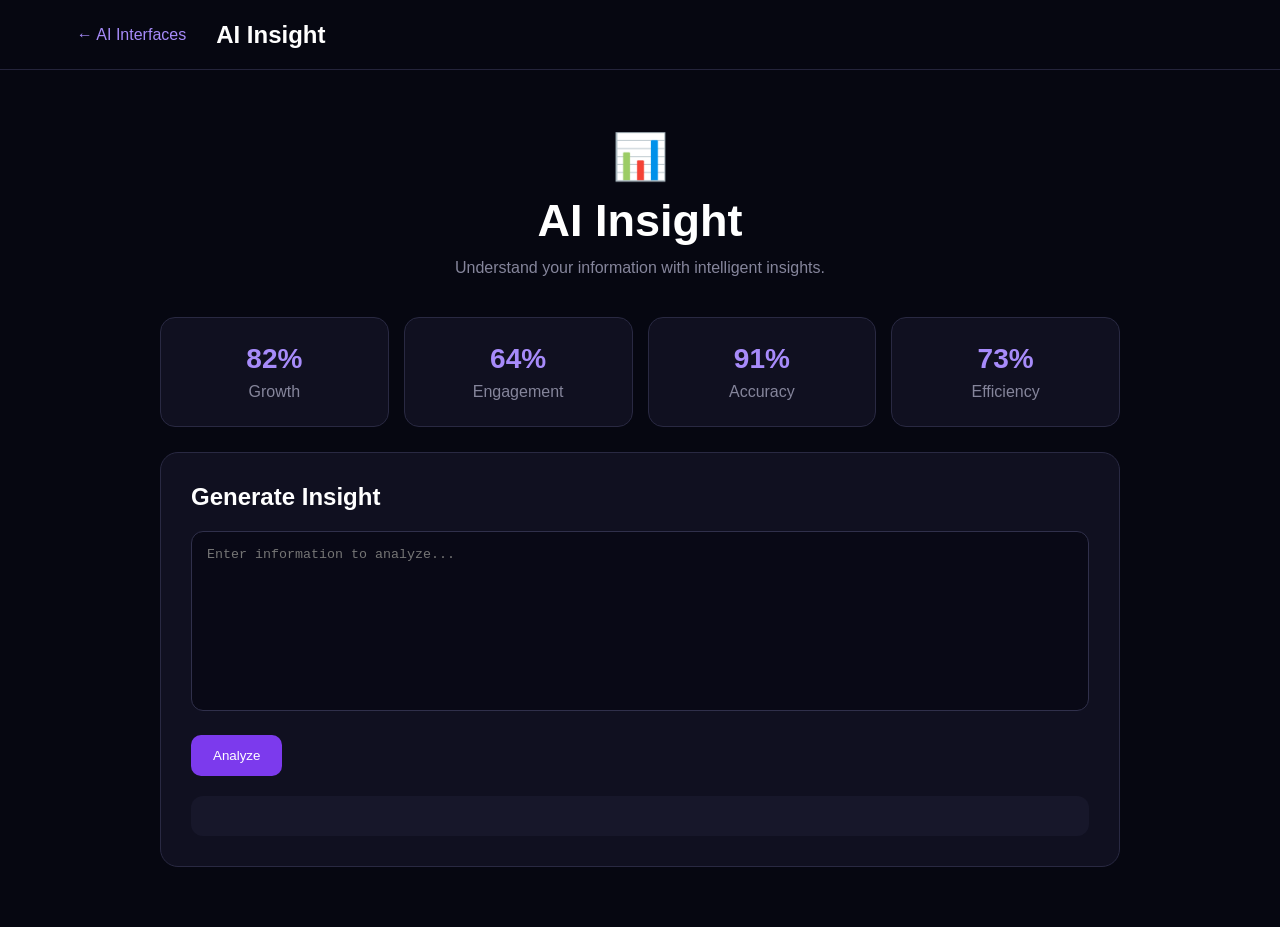
<file: member3/ai-insight/index.html>
<!DOCTYPE html>
<html lang="en">
<head>
<meta charset="UTF-8">
<meta name="viewport" content="width=device-width, initial-scale=1.0">
<title>AI Insight</title>
<link rel="stylesheet" href="style.css">
</head>
<body>

<header>
<a href="../../index.html">← AI Interfaces</a>
<h2>AI Insight</h2>
</header>

<main>
<div class="heading">
<span>📊</span>
<h1>AI Insight</h1>
<p>Understand your information with intelligent insights.</p>
</div>

<div class="stats">
<div><strong>82%</strong><span>Growth</span></div>
<div><strong>64%</strong><span>Engagement</span></div>
<div><strong>91%</strong><span>Accuracy</span></div>
<div><strong>73%</strong><span>Efficiency</span></div>
</div>

<div class="panel">
<h2>Generate Insight</h2>
<textarea id="data" placeholder="Enter information to analyze..."></textarea>
<button onclick="generateInsight()">Analyze</button>
<div id="insight"></div>
</div>
</main>

<script src="script.js"></script>
</body>
</html>
</file>
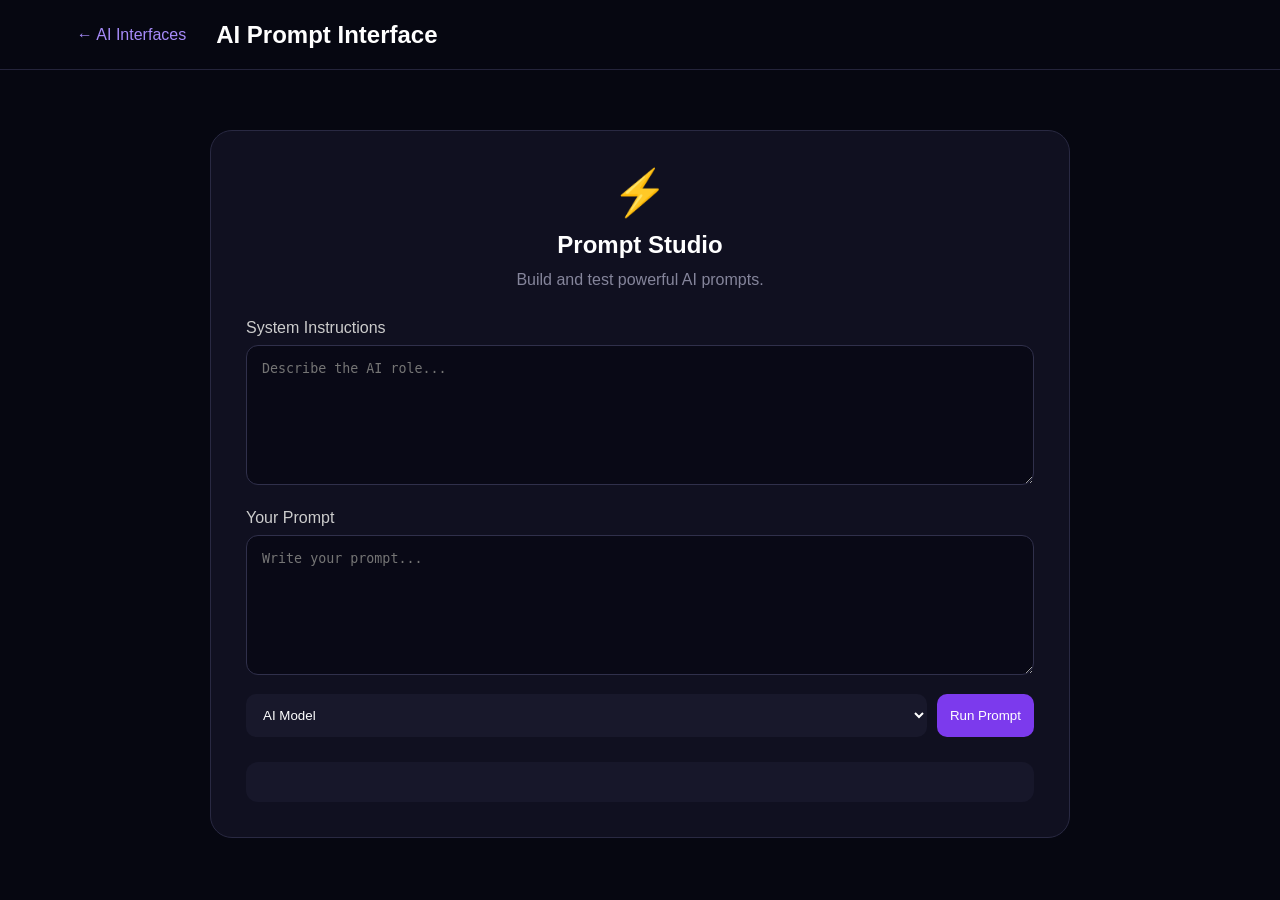
<file: member3/ai-prompt-interface/index.html>
<!DOCTYPE html>
<html lang="en">
<head>
<meta charset="UTF-8">
<meta name="viewport" content="width=device-width, initial-scale=1.0">
<title>AI Prompt Interface</title>
<link rel="stylesheet" href="style.css">
</head>
<body>

<header>
<a href="../../index.html">← AI Interfaces</a>
<h2>AI Prompt Interface</h2>
</header>

<main>
<section class="prompt-app">
<div class="title">
<div>⚡</div>
<h1>Prompt Studio</h1>
<p>Build and test powerful AI prompts.</p>
</div>

<label>System Instructions</label>
<textarea id="system" placeholder="Describe the AI role..."></textarea>

<label>Your Prompt</label>
<textarea id="prompt" placeholder="Write your prompt..."></textarea>

<div class="bottom">
<select id="model">
<option>AI Model</option>
<option>Creative Model</option>
<option>Reasoning Model</option>
</select>

<button onclick="runPrompt()">Run Prompt</button>
</div>

<div id="output"></div>
</section>
</main>

<script src="script.js"></script>
</body>
</html>
</file>
<file: style.css>
@import url('https://fonts.googleapis.com/css2?family=Inter:wght@400;500;600;700;800&display=swap');

* {
    margin: 0;
    padding: 0;
    box-sizing: border-box;
}

:root {
    --bg: #05050b;
    --bg2: #090a14;
    --card: rgba(18, 20, 35, 0.78);
    --card2: rgba(27, 30, 52, 0.9);

    --white: #ffffff;
    --text: #f5f7ff;
    --muted: #9299b3;

    --purple: #8b5cf6;
    --violet: #a855f7;
    --blue: #3b82f6;
    --cyan: #22d3ee;
    --pink: #ec4899;

    --border: rgba(255, 255, 255, 0.09);
    --border-hover: rgba(139, 92, 246, 0.6);
}

/* =========================
   GLOBAL
========================= */

html {
    scroll-behavior: smooth;
}

body {
    font-family: "Inter", sans-serif;
    color: var(--text);
    background:
        radial-gradient(
            circle at 10% 10%,
            rgba(139, 92, 246, 0.18),
            transparent 28%
        ),
        radial-gradient(
            circle at 90% 15%,
            rgba(34, 211, 238, 0.12),
            transparent 25%
        ),
        radial-gradient(
            circle at 50% 100%,
            rgba(168, 85, 247, 0.12),
            transparent 30%
        ),
        var(--bg);

    min-height: 100vh;
    overflow-x: hidden;
}

/* Background grid */

body::before {
    content: "";
    position: fixed;
    inset: 0;

    background-image:
        linear-gradient(
            rgba(255, 255, 255, 0.025) 1px,
            transparent 1px
        ),
        linear-gradient(
            90deg,
            rgba(255, 255, 255, 0.025) 1px,
            transparent 1px
        );

    background-size: 55px 55px;
    pointer-events: none;
    z-index: -5;
}

/* Main glow */

body::after {
    content: "";
    position: fixed;

    width: 500px;
    height: 500px;

    left: 50%;
    top: 40%;

    transform: translate(-50%, -50%);

    border-radius: 50%;

    background:
        radial-gradient(
            circle,
            rgba(139, 92, 246, 0.12),
            transparent 70%
        );

    filter: blur(40px);

    pointer-events: none;

    animation: backgroundGlow 8s ease-in-out infinite alternate;

    z-index: -4;
}

@keyframes backgroundGlow {

    0% {
        transform: translate(-55%, -45%) scale(0.8);
    }

    100% {
        transform: translate(-45%, -55%) scale(1.25);
    }
}

/* =========================
   HEADER
========================= */

header {
    height: 78px;

    padding: 0 7%;

    display: flex;
    align-items: center;
    justify-content: space-between;

    position: sticky;
    top: 0;

    z-index: 1000;

    background: rgba(5, 5, 11, 0.7);

    backdrop-filter: blur(25px);
    -webkit-backdrop-filter: blur(25px);

    border-bottom: 1px solid rgba(255,255,255,0.08);

    box-shadow:
        0 10px 40px rgba(0,0,0,0.25);
}

/* Logo */

.logo {
    display: flex;
    align-items: center;
    gap: 12px;

    color: white;
    text-decoration: none;

    font-size: 20px;
    font-weight: 800;

    letter-spacing: -0.5px;
}

.logo::before {
    content: "✦";

    width: 42px;
    height: 42px;

    display: flex;
    align-items: center;
    justify-content: center;

    border-radius: 14px;

    background:
        linear-gradient(
            135deg,
            var(--purple),
            var(--blue),
            var(--cyan)
        );

    box-shadow:
        0 0 25px rgba(139,92,246,0.45),
        inset 0 1px 2px rgba(255,255,255,0.4);

    animation: logoAnimation 4s ease-in-out infinite;
}

@keyframes logoAnimation {

    0%,
    100% {
        transform: rotate(0deg) translateY(0);
    }

    50% {
        transform: rotate(8deg) translateY(-4px);
    }
}

/* Navigation */

nav {
    display: flex;
    align-items: center;
    gap: 30px;
}

nav a {
    position: relative;

    color: #9ea5bc;

    text-decoration: none;

    font-size: 14px;
    font-weight: 600;

    transition: 0.3s ease;
}

nav a:hover {
    color: white;
}

nav a::after {
    content: "";

    position: absolute;

    width: 0;
    height: 2px;

    bottom: -8px;
    left: 50%;

    transform: translateX(-50%);

    border-radius: 10px;

    background:
        linear-gradient(
            90deg,
            var(--purple),
            var(--cyan)
        );

    transition: 0.3s ease;
}

nav a:hover::after {
    width: 100%;
}

/* =========================
   HERO
========================= */

.hero {
    min-height: 650px;

    padding: 110px 20px 90px;

    display: flex;
    flex-direction: column;

    justify-content: center;
    align-items: center;

    text-align: center;

    position: relative;

    overflow: hidden;

    perspective: 1000px;
}

/* Floating orb */

.hero::before {
    content: "";

    position: absolute;

    width: 320px;
    height: 320px;

    left: 5%;
    top: 15%;

    border-radius: 50%;

    background:
        radial-gradient(
            circle,
            rgba(139,92,246,0.25),
            transparent 70%
        );

    filter: blur(5px);

    animation: floatingOrb 8s ease-in-out infinite;
}

.hero::after {
    content: "";

    position: absolute;

    width: 300px;
    height: 300px;

    right: 4%;
    bottom: 5%;

    border-radius: 50%;

    background:
        radial-gradient(
            circle,
            rgba(34,211,238,0.18),
            transparent 70%
        );

    animation: floatingOrb2 10s ease-in-out infinite;
}

@keyframes floatingOrb {

    0%,
    100% {
        transform: translate3d(0,0,0);
    }

    50% {
        transform: translate3d(60px,40px,100px);
    }
}

@keyframes floatingOrb2 {

    0%,
    100% {
        transform: translate3d(0,0,0);
    }

    50% {
        transform: translate3d(-60px,-50px,80px);
    }
}

.hero h1 {
    max-width: 950px;

    font-size: clamp(45px, 7vw, 88px);

    line-height: 1;

    font-weight: 800;

    letter-spacing: -5px;

    background:
        linear-gradient(
            100deg,
            #ffffff,
            #c4b5fd,
            #67e8f9,
            #ffffff
        );

    background-size: 250% auto;

    -webkit-background-clip: text;
    background-clip: text;

    color: transparent;

    animation: gradientText 6s linear infinite;

    position: relative;

    z-index: 2;
}

@keyframes gradientText {

    0% {
        background-position: 0% center;
    }

    100% {
        background-position: 250% center;
    }
}

.hero p {
    max-width: 680px;

    margin-top: 28px;

    color: var(--muted);

    font-size: 17px;

    line-height: 1.8;

    position: relative;

    z-index: 2;
}

/* =========================
   ALL BUTTONS
========================= */

button,
.btn,
.button,
.cta-btn,
.card-btn,
a.btn {
    position: relative;

    display: inline-flex;

    align-items: center;
    justify-content: center;

    gap: 10px;

    min-height: 50px;

    padding: 13px 25px;

    border: 1px solid rgba(255,255,255,0.18);

    border-radius: 14px;

    background:
        linear-gradient(
            135deg,
            rgba(139,92,246,0.95),
            rgba(59,130,246,0.95)
        );

    color: white;

    font-family: inherit;

    font-size: 14px;

    font-weight: 700;

    text-decoration: none;

    cursor: pointer;

    overflow: hidden;

    box-shadow:
        0 10px 30px rgba(79,70,229,0.3),
        inset 0 1px 1px rgba(255,255,255,0.4);

    transform: translateZ(0);

    transition:
        transform 0.3s ease,
        box-shadow 0.3s ease,
        border 0.3s ease;
}

/* Button shine */

button::before,
.btn::before,
.button::before,
.cta-btn::before,
.card-btn::before,
a.btn::before {

    content: "";

    position: absolute;

    top: -100%;
    left: -60%;

    width: 35%;
    height: 300%;

    background:
        linear-gradient(
            90deg,
            transparent,
            rgba(255,255,255,0.45),
            transparent
        );

    transform: rotate(25deg);

    transition: 0.7s;
}

button:hover::before,
.btn:hover::before,
.button:hover::before,
.cta-btn:hover::before,
.card-btn:hover::before,
a.btn:hover::before {
    left: 130%;
}

/* Button hover */

button:hover,
.btn:hover,
.button:hover,
.cta-btn:hover,
.card-btn:hover,
a.btn:hover {

    transform:
        translateY(-5px)
        scale(1.03);

    border-color: rgba(255,255,255,0.35);

    box-shadow:
        0 18px 45px rgba(79,70,229,0.45),
        0 0 25px rgba(139,92,246,0.2),
        inset 0 1px 2px rgba(255,255,255,0.4);
}

/* Button active */

button:active,
.btn:active,
.button:active,
.cta-btn:active,
.card-btn:active,
a.btn:active {
    transform: translateY(-1px) scale(0.98);
}

/* =========================
   HERO BUTTON
========================= */

.hero .btn {
    margin-top: 35px;

    min-width: 190px;

    min-height: 56px;

    border-radius: 17px;

    font-size: 15px;

    background:
        linear-gradient(
            135deg,
            #8b5cf6,
            #6366f1,
            #06b6d4
        );

    box-shadow:
        0 15px 45px rgba(99,102,241,0.35),
        0 0 30px rgba(139,92,246,0.15);
}

/* =========================
   INTERFACE SECTION
========================= */

#interfaces {
    padding: 90px 7% 120px;
}

.section-title {
    text-align: center;

    margin-bottom: 60px;
}

.section-title h2 {
    font-size: 42px;

    letter-spacing: -2px;

    margin-bottom: 14px;
}

.section-title p {
    color: var(--muted);

    font-size: 15px;
}

/* =========================
   CARDS
========================= */

.cards {
    display: grid;

    grid-template-columns:
        repeat(3, minmax(0, 1fr));

    gap: 25px;

    perspective: 1500px;
}

.card {
    position: relative;

    min-height: 255px;

    padding: 30px;

    border-radius: 25px;

    border: 1px solid var(--border);

    background:
        linear-gradient(
            145deg,
            rgba(255,255,255,0.07),
            rgba(255,255,255,0.015)
        ),
        var(--card);

    backdrop-filter: blur(22px);
    -webkit-backdrop-filter: blur(22px);

    color: white;

    text-decoration: none;

    overflow: hidden;

    transform-style: preserve-3d;

    transition:
        transform 0.5s cubic-bezier(.2,.8,.2,1),
        border 0.4s,
        box-shadow 0.4s;
}

/* Card light */

.card::before {
    content: "";

    position: absolute;

    width: 200px;
    height: 200px;

    right: -90px;
    top: -90px;

    border-radius: 50%;

    background:
        radial-gradient(
            circle,
            rgba(139,92,246,0.3),
            transparent 70%
        );

    transition: 0.5s;
}

/* Card shine */

.card::after {
    content: "";

    position: absolute;

    inset: 0;

    background:
        linear-gradient(
            120deg,
            transparent 20%,
            rgba(255,255,255,0.08),
            transparent 80%
        );

    transform: translateX(-130%);

    transition: 0.8s;
}

.card:hover {
    transform:
        translateY(-14px)
        rotateX(5deg)
        rotateY(-5deg)
        scale(1.015);

    border-color: var(--border-hover);

    box-shadow:
        0 35px 80px rgba(0,0,0,0.45),
        0 0 45px rgba(139,92,246,0.16),
        inset 0 1px 1px rgba(255,255,255,0.12);
}

.card:hover::before {
    transform: scale(1.6);
}

.card:hover::after {
    transform: translateX(130%);
}

/* Card content */

.card > * {
    position: relative;

    z-index: 2;

    transform: translateZ(35px);
}

.card h3 {
    font-size: 20px;

    margin-bottom: 12px;

    letter-spacing: -0.5px;
}

.card p {
    color: var(--muted);

    font-size: 14px;

    line-height: 1.7;
}

/* =========================
   CARD ICON
========================= */

.card-icon {
    width: 58px;
    height: 58px;

    margin-bottom: 24px;

    display: flex;

    align-items: center;
    justify-content: center;

    border-radius: 17px;

    font-size: 25px;

    background:
        linear-gradient(
            135deg,
            rgba(139,92,246,0.25),
            rgba(34,211,238,0.12)
        );

    border: 1px solid rgba(255,255,255,0.1);

    box-shadow:
        inset 0 1px rgba(255,255,255,0.18),
        0 12px 30px rgba(0,0,0,0.25);

    transition: 0.4s;
}

.card:hover .card-icon {
    transform:
        translateZ(50px)
        rotateY(15deg)
        rotateX(10deg)
        scale(1.08);

    box-shadow:
        0 15px 35px rgba(139,92,246,0.25);
}

/* =========================
   CARD BUTTON / LINK
========================= */

.card span,
.card .card-btn {

    display: inline-flex;

    align-items: center;

    gap: 8px;

    margin-top: 20px;

    padding: 9px 15px;

    border-radius: 10px;

    color: #d5caff;

    background: rgba(139,92,246,0.08);

    border: 1px solid rgba(139,92,246,0.18);

    font-size: 12px;

    font-weight: 700;

    transition: 0.3s;
}

.card:hover span,
.card:hover .card-btn {
    color: white;

    background:
        linear-gradient(
            135deg,
            rgba(139,92,246,0.25),
            rgba(59,130,246,0.2)
        );

    border-color: rgba(139,92,246,0.45);

    transform:
        translateZ(45px)
        translateX(5px);
}

/* =========================
   ABOUT
========================= */

#about {
    padding: 100px 7%;

    text-align: center;
}

#about h2 {
    font-size: 42px;

    letter-spacing: -2px;

    margin-bottom: 20px;
}

#about p {
    max-width: 760px;

    margin: auto;

    color: var(--muted);

    line-height: 1.9;

    font-size: 15px;
}

/* =========================
   FOOTER
========================= */

footer {
    padding: 45px 7%;

    text-align: center;

    color: #747b91;

    font-size: 13px;

    border-top: 1px solid rgba(255,255,255,0.07);

    background:
        rgba(0,0,0,0.25);

    position: relative;
}

footer::before {
    content: "";

    position: absolute;

    left: 20%;
    right: 20%;
    top: -1px;

    height: 1px;

    background:
        linear-gradient(
            90deg,
            transparent,
            var(--purple),
            var(--cyan),
            transparent
        );
}

/* =========================
   SCROLLBAR
========================= */

::-webkit-scrollbar {
    width: 8px;
}

::-webkit-scrollbar-track {
    background: #03040a;
}

::-webkit-scrollbar-thumb {
    background:
        linear-gradient(
            var(--purple),
            var(--cyan)
        );

    border-radius: 20px;
}

/* =========================
   SELECTION
========================= */

::selection {
    background: rgba(139,92,246,0.4);

    color: white;
}

/* =========================
   CARD ANIMATION
========================= */

.card {
    animation: cardAppear 0.8s ease both;
}

.card:nth-child(1) {
    animation-delay: 0.05s;
}

.card:nth-child(2) {
    animation-delay: 0.1s;
}

.card:nth-child(3) {
    animation-delay: 0.15s;
}

.card:nth-child(4) {
    animation-delay: 0.2s;
}

.card:nth-child(5) {
    animation-delay: 0.25s;
}

.card:nth-child(6) {
    animation-delay: 0.3s;
}

.card:nth-child(7) {
    animation-delay: 0.35s;
}

.card:nth-child(8) {
    animation-delay: 0.4s;
}

.card:nth-child(9) {
    animation-delay: 0.45s;
}

.card:nth-child(10) {
    animation-delay: 0.5s;
}

.card:nth-child(11) {
    animation-delay: 0.55s;
}

.card:nth-child(12) {
    animation-delay: 0.6s;
}

@keyframes cardAppear {

    from {
        opacity: 0;

        transform:
            translateY(45px)
            rotateX(12deg)
            scale(0.94);
    }

    to {
        opacity: 1;

        transform:
            translateY(0)
            rotateX(0)
            scale(1);
    }
}

/* =========================
   RESPONSIVE
========================= */

@media (max-width: 1100px) {

    .cards {
        grid-template-columns:
            repeat(2, minmax(0, 1fr));
    }

    .hero h1 {
        font-size: 68px;
    }
}

@media (max-width: 700px) {

    header {
        height: 70px;

        padding: 0 20px;
    }

    nav {
        display: none;
    }

    .hero {
        min-height: 560px;

        padding: 80px 20px;
    }

    .hero h1 {
        font-size: 46px;

        letter-spacing: -3px;
    }

    .hero p {
        font-size: 15px;
    }

    #interfaces {
        padding: 60px 20px 80px;
    }

    .cards {
        grid-template-columns: 1fr;

        gap: 20px;
    }

    .card {
        min-height: 230px;
    }

    .section-title h2,
    #about h2 {
        font-size: 32px;
    }

    #about {
        padding: 70px 20px;
    }
}

/* =========================
   REDUCED MOTION
========================= */

@media (prefers-reduced-motion: reduce) {

    *,
    *::before,
    *::after {
        animation: none !important;
        transition: none !important;
    }
}
</file>
<file: Ai assistant/style.css>
@import url(
    'https://fonts.googleapis.com/css2?family=Inter:wght@400;500;600;700;800&display=swap'
);

* {
    margin: 0;
    padding: 0;
    box-sizing: border-box;
}

body {
    min-height: 100vh;

    font-family: Inter, sans-serif;

    color: white;

    background:
        radial-gradient(
            circle at 50% 5%,
            rgba(139,92,246,.2),
            transparent 28%
        ),
        radial-gradient(
            circle at 10% 70%,
            rgba(34,211,238,.08),
            transparent 25%
        ),
        #05050b;
}

header {
    height: 70px;

    padding: 0 7%;

    display: flex;

    align-items: center;

    justify-content: space-between;

    border-bottom: 1px solid rgba(255,255,255,.08);

    background: rgba(5,5,11,.7);

    backdrop-filter: blur(20px);
}

.logo {
    color: white;

    text-decoration: none;

    font-size: 18px;

    font-weight: 800;
}

.home-btn {
    color: #a5acc0;

    text-decoration: none;

    padding: 9px 15px;

    border: 1px solid rgba(255,255,255,.1);

    border-radius: 10px;

    font-size: 13px;

    transition: .3s;
}

.home-btn:hover {
    color: white;

    border-color: #8b5cf6;
}

/* HERO */

.assistant-hero {
    min-height: 620px;

    padding: 80px 20px 70px;

    display: flex;

    flex-direction: column;

    align-items: center;

    text-align: center;
}

.assistant-orb {
    width: 85px;
    height: 85px;

    display: flex;

    align-items: center;
    justify-content: center;

    border-radius: 28px;

    font-size: 35px;

    background:
        linear-gradient(
            135deg,
            #8b5cf6,
            #2563eb,
            #06b6d4
        );

    box-shadow:
        0 20px 60px rgba(99,102,241,.35),
        0 0 50px rgba(139,92,246,.15);

    animation: float 4s ease-in-out infinite;
}

@keyframes float {

    0%,100% {
        transform: translateY(0) rotate(0);
    }

    50% {
        transform: translateY(-10px) rotate(3deg);
    }
}

.status {
    margin-top: 25px;

    color: #6ee7b7;

    font-size: 10px;

    font-weight: 700;

    letter-spacing: 1.5px;
}

.assistant-hero h1 {
    margin-top: 18px;

    font-size: clamp(45px, 7vw, 75px);

    letter-spacing: -4px;
}

.assistant-hero h1 span {
    background:
        linear-gradient(
            90deg,
            #a78bfa,
            #22d3ee
        );

    background-clip: text;
    -webkit-background-clip: text;

    color: transparent;
}

.assistant-hero > p {
    max-width: 600px;

    margin-top: 20px;

    color: #8d95aa;

    line-height: 1.8;
}

/* COMMAND */

.command-box {
    width: min(750px, 92%);

    margin-top: 35px;

    display: flex;

    align-items: center;

    gap: 12px;

    padding: 8px 8px 8px 16px;

    border: 1px solid rgba(255,255,255,.13);

    border-radius: 18px;

    background: rgba(20,22,38,.9);

    box-shadow:
        0 20px 60px rgba(0,0,0,.4);

    transition: .3s;
}

.command-box:focus-within {
    border-color: rgba(139,92,246,.6);

    box-shadow:
        0 0 40px rgba(139,92,246,.12);
}

.command-icon {
    width: 35px;
    height: 35px;

    display: flex;

    align-items: center;
    justify-content: center;

    border-radius: 10px;

    background:
        linear-gradient(
            135deg,
            #8b5cf6,
            #2563eb
        );
}

.command-box input {
    flex: 1;

    min-width: 0;

    padding: 10px 0;

    border: 0;

    outline: 0;

    background: transparent;

    color: white;

    font-family: inherit;
}

.command-box input::placeholder {
    color: #626a81;
}

.command-box button {
    width: 42px;
    height: 42px;

    border: 0;

    border-radius: 12px;

    background:
        linear-gradient(
            135deg,
            #8b5cf6,
            #2563eb
        );

    color: white;

    font-size: 20px;

    cursor: pointer;

    transition: .3s;
}

.command-box button:hover {
    transform: scale(1.08);
}

/* QUICK ACTIONS */

.quick-actions {
    display: flex;

    flex-wrap: wrap;

    justify-content: center;

    gap: 9px;

    margin-top: 18px;
}

.quick-actions button {
    padding: 9px 13px;

    border: 1px solid rgba(255,255,255,.08);

    border-radius: 10px;

    background: rgba(255,255,255,.03);

    color: #858da4;

    cursor: pointer;

    transition: .25s;
}

.quick-actions button:hover {
    color: white;

    border-color: rgba(139,92,246,.4);

    transform: translateY(-2px);
}

.quick-actions span {
    margin-right: 5px;
}

/* WORKSPACE */

.workspace {
    max-width: 1150px;

    margin: auto;

    padding: 70px 25px 100px;
}

.workspace-header > div > span {
    color: #a78bfa;

    font-size: 10px;

    font-weight: 700;

    letter-spacing: 2px;
}

.workspace-header h2 {
    margin-top: 8px;

    font-size: 30px;
}

.tools-grid {
    display: grid;

    grid-template-columns:
        repeat(4, 1fr);

    gap: 18px;

    margin-top: 30px;
}

.tool-card {
    padding: 24px;

    border: 1px solid rgba(255,255,255,.08);

    border-radius: 20px;

    background: rgba(18,20,35,.7);

    transition: .4s;
}

.tool-card:hover {
    transform: translateY(-8px);

    border-color: rgba(139,92,246,.45);

    box-shadow:
        0 25px 50px rgba(0,0,0,.35);
}

.tool-icon {
    width: 48px;
    height: 48px;

    display: flex;

    align-items: center;
    justify-content: center;

    border-radius: 14px;

    background:
        linear-gradient(
            135deg,
            rgba(139,92,246,.25),
            rgba(34,211,238,.1)
        );

    font-size: 20px;

    margin-bottom: 20px;
}

.tool-card h3 {
    font-size: 15px;

    margin-bottom: 10px;
}

.tool-card p {
    color: #858da4;

    font-size: 12px;

    line-height: 1.7;
}

.tool-btn {
    margin-top: 20px;

    padding: 9px 12px;

    border: 1px solid rgba(139,92,246,.2);

    border-radius: 9px;

    background: rgba(139,92,246,.08);

    color: #b8a9ff;

    font-size: 10px;

    font-weight: 700;

    cursor: pointer;

    transition: .25s;
}

.tool-btn:hover {
    color: white;

    background: rgba(139,92,246,.2);
}

/* RESPONSE */

.response-section {
    max-width: 850px;

    margin: auto;

    padding: 0 25px 100px;
}

.response-card {
    padding: 25px;

    border: 1px solid rgba(139,92,246,.18);

    border-radius: 20px;

    background:
        linear-gradient(
            135deg,
            rgba(139,92,246,.08),
            rgba(34,211,238,.03)
        );
}

.response-header {
    display: flex;

    align-items: center;

    gap: 10px;

    margin-bottom: 20px;
}

.response-ai {
    width: 35px;
    height: 35px;

    display: flex;

    align-items: center;
    justify-content: center;

    border-radius: 10px;

    background:
        linear-gradient(
            135deg,
            #8b5cf6,
            #2563eb
        );
}

.response-header strong {
    display: block;

    font-size: 12px;
}

.response-header small {
    color: #70788e;

    font-size: 9px;
}

#responseText {
    color: #aab1c3;

    font-size: 13px;

    line-height: 1.8;
}

@media (max-width: 900px) {

    .tools-grid {
        grid-template-columns:
            repeat(2, 1fr);
    }
}

@media (max-width: 600px) {

    .assistant-hero h1 {
        letter-spacing: -2px;
    }

    .tools-grid {
        grid-template-columns: 1fr;
    }

    .quick-actions {
        flex-direction: column;
    }
}
</file>
<file: Ai chat/style.css>
@import url(
    'https://fonts.googleapis.com/css2?family=Inter:wght@400;500;600;700;800&display=swap'
);

* {
    margin: 0;
    padding: 0;
    box-sizing: border-box;
}

:root {
    --bg: #05050b;
    --panel: rgba(16, 18, 31, .85);
    --panel-light: rgba(28, 30, 48, .8);
    --border: rgba(255,255,255,.09);
    --text: #f5f7ff;
    --muted: #8f96ae;
    --purple: #8b5cf6;
    --blue: #3b82f6;
    --cyan: #22d3ee;
}

body {
    min-height: 100vh;

    font-family: "Inter", sans-serif;

    color: var(--text);

    background:
        radial-gradient(
            circle at 10% 10%,
            rgba(139,92,246,.16),
            transparent 30%
        ),
        radial-gradient(
            circle at 90% 80%,
            rgba(34,211,238,.1),
            transparent 30%
        ),
        var(--bg);
}

/* NAVBAR */

.navbar {
    height: 70px;

    display: flex;
    align-items: center;
    justify-content: space-between;

    padding: 0 30px;

    border-bottom: 1px solid var(--border);

    background: rgba(5,5,11,.75);

    backdrop-filter: blur(20px);
}

.logo {
    color: white;

    text-decoration: none;

    font-size: 18px;

    font-weight: 800;
}

.back-btn {
    padding: 9px 15px;

    color: #b9c0d5;

    text-decoration: none;

    font-size: 13px;

    border: 1px solid var(--border);

    border-radius: 10px;

    transition: .3s;
}

.back-btn:hover {
    color: white;

    border-color: rgba(139,92,246,.5);

    background: rgba(139,92,246,.1);
}

/* MAIN */

.chat-page {
    display: flex;

    height: calc(100vh - 70px);
}

/* SIDEBAR */

.sidebar {
    width: 270px;

    padding: 25px 18px;

    display: flex;

    flex-direction: column;

    border-right: 1px solid var(--border);

    background: rgba(8,9,17,.75);

    backdrop-filter: blur(20px);
}

.sidebar-title {
    font-size: 20px;

    font-weight: 800;

    margin-bottom: 25px;
}

.sidebar-title span {
    color: #a78bfa;
}

.new-chat {
    width: 100%;

    padding: 13px;

    border: 1px solid rgba(139,92,246,.35);

    border-radius: 12px;

    background:
        linear-gradient(
            135deg,
            rgba(139,92,246,.25),
            rgba(59,130,246,.12)
        );

    color: white;

    font-weight: 700;

    cursor: pointer;

    transition: .3s;
}

.new-chat:hover {
    transform: translateY(-2px);

    background:
        linear-gradient(
            135deg,
            rgba(139,92,246,.4),
            rgba(59,130,246,.2)
        );
}

.history-title {
    margin: 30px 10px 12px;

    color: #646b82;

    font-size: 11px;

    font-weight: 700;

    text-transform: uppercase;

    letter-spacing: 1px;
}

.history-item {
    width: 100%;

    padding: 12px;

    margin-bottom: 5px;

    text-align: left;

    border: 0;

    border-radius: 10px;

    background: transparent;

    color: #9ca3b8;

    cursor: pointer;

    transition: .25s;
}

.history-item:hover,
.history-item.active {
    color: white;

    background: rgba(255,255,255,.06);
}

.sidebar-bottom {
    margin-top: auto;
}

.profile {
    display: flex;

    align-items: center;

    gap: 10px;

    padding: 13px;

    border: 1px solid var(--border);

    border-radius: 13px;

    background: rgba(255,255,255,.03);
}

.avatar {
    width: 35px;
    height: 35px;

    display: flex;

    align-items: center;
    justify-content: center;

    border-radius: 11px;

    background: linear-gradient(
        135deg,
        var(--purple),
        var(--blue)
    );

    font-weight: 700;
}

.profile strong {
    display: block;

    font-size: 12px;
}

.profile small {
    color: var(--muted);

    font-size: 10px;
}

/* CHAT */

.chat-container {
    flex: 1;

    min-width: 0;

    display: flex;

    flex-direction: column;
}

.chat-header {
    height: 75px;

    padding: 0 30px;

    display: flex;

    align-items: center;

    justify-content: space-between;

    border-bottom: 1px solid var(--border);
}

.ai-info {
    display: flex;

    align-items: center;

    gap: 12px;
}

.ai-avatar {
    width: 43px;
    height: 43px;

    display: flex;

    align-items: center;
    justify-content: center;

    border-radius: 14px;

    background:
        linear-gradient(
            135deg,
            var(--purple),
            var(--blue)
        );

    box-shadow:
        0 8px 25px rgba(99,102,241,.3);
}

.ai-info h2 {
    font-size: 14px;
}

.ai-info span {
    display: flex;

    align-items: center;

    gap: 5px;

    margin-top: 3px;

    color: #7f879e;

    font-size: 11px;
}

.ai-info i {
    width: 6px;
    height: 6px;

    border-radius: 50%;

    background: #22c55e;

    box-shadow: 0 0 8px #22c55e;
}

.icon-btn {
    width: 38px;
    height: 38px;

    border: 1px solid var(--border);

    border-radius: 10px;

    background: rgba(255,255,255,.03);

    color: white;

    cursor: pointer;

    font-size: 20px;
}

/* MESSAGES */

.messages {
    flex: 1;

    width: 100%;

    max-width: 850px;

    margin: auto;

    padding: 40px 30px;

    overflow-y: auto;
}

.message {
    display: flex;

    gap: 12px;

    margin-bottom: 28px;
}

.user-message {
    justify-content: flex-end;
}

.message-avatar {
    flex-shrink: 0;

    width: 34px;
    height: 34px;

    display: flex;

    align-items: center;
    justify-content: center;

    border-radius: 10px;

    background:
        linear-gradient(
            135deg,
            var(--purple),
            var(--blue)
        );

    font-size: 13px;
}

.user-avatar {
    background: #25283a;
}

.message-content {
    max-width: 70%;
}

.message-name {
    display: block;

    margin-bottom: 7px;

    color: #737b93;

    font-size: 10px;

    font-weight: 600;
}

.user-message .message-name {
    text-align: right;
}

.bubble {
    padding: 14px 17px;

    border: 1px solid var(--border);

    border-radius: 16px;

    background: rgba(255,255,255,.045);

    color: #dfe3ef;

    font-size: 14px;

    line-height: 1.65;
}

.user-message .bubble {
    background:
        linear-gradient(
            135deg,
            rgba(139,92,246,.25),
            rgba(59,130,246,.18)
        );

    border-color: rgba(139,92,246,.25);
}

/* TYPING */

.typing {
    display: none;

    align-items: center;

    gap: 5px;

    width: fit-content;

    margin: 0 auto 10px;

    color: #777f96;

    font-size: 11px;
}

.typing.show {
    display: flex;
}

.typing span {
    width: 5px;
    height: 5px;

    border-radius: 50%;

    background: #a78bfa;

    animation: typing 1s infinite;
}

.typing span:nth-child(2) {
    animation-delay: .15s;
}

.typing span:nth-child(3) {
    animation-delay: .3s;
}

@keyframes typing {
    0%, 100% {
        opacity: .3;
        transform: translateY(0);
    }

    50% {
        opacity: 1;
        transform: translateY(-3px);
    }
}

/* SUGGESTIONS */

.suggestions {
    display: flex;

    justify-content: center;

    gap: 8px;

    padding: 10px 20px;
}

.suggestion {
    padding: 8px 12px;

    border: 1px solid var(--border);

    border-radius: 9px;

    background: rgba(255,255,255,.03);

    color: #999fb3;

    font-size: 11px;

    cursor: pointer;

    transition: .25s;
}

.suggestion:hover {
    color: white;

    border-color: rgba(139,92,246,.4);
}

/* INPUT */

.chat-input {
    display: flex;

    align-items: flex-end;

    gap: 10px;

    width: min(850px, 90%);

    margin: 10px auto 0;

    padding: 8px 8px 8px 17px;

    border: 1px solid rgba(255,255,255,.12);

    border-radius: 17px;

    background: rgba(20,22,37,.9);

    box-shadow:
        0 15px 50px rgba(0,0,0,.3);

    transition: .3s;
}

.chat-input:focus-within {
    border-color: rgba(139,92,246,.55);

    box-shadow:
        0 0 30px rgba(139,92,246,.1);
}

textarea {
    flex: 1;

    resize: none;

    max-height: 120px;

    padding: 9px 0;

    border: 0;

    outline: 0;

    background: transparent;

    color: white;

    font-family: inherit;

    font-size: 14px;
}

textarea::placeholder {
    color: #666d83;
}

.send-btn {
    width: 40px;
    height: 40px;

    flex-shrink: 0;

    border: 0;

    border-radius: 12px;

    background:
        linear-gradient(
            135deg,
            var(--purple),
            var(--blue)
        );

    color: white;

    font-size: 20px;

    cursor: pointer;

    transition: .3s;
}

.send-btn:hover {
    transform: scale(1.08);

    box-shadow:
        0 8px 25px rgba(99,102,241,.4);
}

.disclaimer {
    padding: 10px;

    text-align: center;

    color: #555c71;

    font-size: 9px;
}

/* RESPONSIVE */

@media (max-width: 700px) {

    .sidebar {
        display: none;
    }

    .chat-header {
        padding: 0 18px;
    }

    .messages {
        padding: 25px 15px;
    }

    .message-content {
        max-width: 85%;
    }

    .suggestions {
        overflow-x: auto;
        justify-content: flex-start;
    }
}
</file>
<file: Ai search/style.css>
@import url(
    'https://fonts.googleapis.com/css2?family=Inter:wght@400;500;600;700;800&display=swap'
);

* {
    margin: 0;
    padding: 0;
    box-sizing: border-box;
}

body {
    min-height: 100vh;

    font-family: Inter, sans-serif;

    color: white;

    background:
        radial-gradient(
            circle at 15% 15%,
            rgba(139,92,246,.18),
            transparent 30%
        ),
        radial-gradient(
            circle at 85% 20%,
            rgba(34,211,238,.12),
            transparent 28%
        ),
        #05050b;
}

header {
    height: 70px;

    padding: 0 7%;

    display: flex;

    align-items: center;

    justify-content: space-between;

    border-bottom: 1px solid rgba(255,255,255,.08);

    background: rgba(5,5,11,.75);

    backdrop-filter: blur(20px);
}

.logo {
    color: white;

    text-decoration: none;

    font-size: 18px;

    font-weight: 800;
}

.home-btn {
    color: #aab0c4;

    text-decoration: none;

    padding: 9px 15px;

    border: 1px solid rgba(255,255,255,.1);

    border-radius: 10px;

    font-size: 13px;
}

.home-btn:hover {
    color: white;

    border-color: #8b5cf6;
}

/* HERO */

.search-hero {
    min-height: 580px;

    padding: 100px 20px 70px;

    display: flex;

    flex-direction: column;

    align-items: center;

    text-align: center;
}

.badge {
    color: #b7a5ff;

    font-size: 11px;

    font-weight: 700;

    letter-spacing: 2px;
}

.search-hero h1 {
    max-width: 850px;

    margin-top: 25px;

    font-size: clamp(45px, 7vw, 76px);

    line-height: 1;

    letter-spacing: -4px;
}

.search-hero h1 span {
    background:
        linear-gradient(
            90deg,
            #8b5cf6,
            #22d3ee
        );

    background-clip: text;
    -webkit-background-clip: text;

    color: transparent;
}

.search-hero p {
    max-width: 620px;

    margin-top: 25px;

    color: #9299b3;

    line-height: 1.8;
}

/* SEARCH BOX */

.search-box {
    width: min(760px, 92%);

    margin-top: 40px;

    display: flex;

    align-items: center;

    gap: 12px;

    padding: 8px 9px 8px 18px;

    border: 1px solid rgba(255,255,255,.13);

    border-radius: 18px;

    background: rgba(20,22,38,.9);

    box-shadow:
        0 20px 60px rgba(0,0,0,.35);

    transition: .3s;
}

.search-box:focus-within {
    border-color: rgba(139,92,246,.6);

    box-shadow:
        0 0 40px rgba(139,92,246,.12);
}

.search-icon {
    font-size: 17px;
}

.search-box input {
    flex: 1;

    min-width: 0;

    padding: 12px 0;

    border: 0;

    outline: 0;

    background: transparent;

    color: white;

    font-family: inherit;

    font-size: 14px;
}

.search-box input::placeholder {
    color: #626a81;
}

.search-box button {
    padding: 13px 21px;

    border: 0;

    border-radius: 12px;

    background:
        linear-gradient(
            135deg,
            #8b5cf6,
            #2563eb
        );

    color: white;

    font-weight: 700;

    cursor: pointer;

    transition: .3s;
}

.search-box button:hover {
    transform: translateY(-2px);

    box-shadow:
        0 10px 25px rgba(99,102,241,.35);
}

/* SUGGESTIONS */

.suggestions {
    display: flex;

    flex-wrap: wrap;

    justify-content: center;

    gap: 8px;

    margin-top: 15px;
}

.suggestions button {
    padding: 8px 12px;

    border: 1px solid rgba(255,255,255,.08);

    border-radius: 9px;

    background: rgba(255,255,255,.03);

    color: #7f879d;

    font-size: 10px;

    cursor: pointer;

    transition: .25s;
}

.suggestions button:hover {
    color: white;

    border-color: rgba(139,92,246,.4);
}

/* RESULTS */

.results-section {
    max-width: 1200px;

    margin: auto;

    padding: 70px 25px 120px;
}

.results-header {
    display: flex;

    align-items: end;

    justify-content: space-between;

    margin-bottom: 30px;
}

.results-header > div > span {
    color: #a78bfa;

    font-size: 10px;

    font-weight: 700;

    letter-spacing: 2px;
}

.results-header h2 {
    margin-top: 8px;

    font-size: 28px;
}

.result-count {
    color: #747c93;

    font-size: 11px;
}

.results-grid {
    display: grid;

    grid-template-columns:
        repeat(3, 1fr);

    gap: 20px;
}

.result-card {
    padding: 25px;

    border: 1px solid rgba(255,255,255,.08);

    border-radius: 20px;

    background: rgba(18,20,35,.75);

    transition: .4s;
}

.result-card:hover {
    transform: translateY(-8px);

    border-color: rgba(139,92,246,.45);

    box-shadow:
        0 25px 50px rgba(0,0,0,.35);
}

.result-top {
    display: flex;

    align-items: center;

    justify-content: space-between;

    margin-bottom: 25px;
}

.result-icon {
    width: 43px;
    height: 43px;

    display: flex;

    align-items: center;
    justify-content: center;

    border-radius: 13px;

    background:
        linear-gradient(
            135deg,
            rgba(139,92,246,.25),
            rgba(34,211,238,.1)
        );
}

.tag {
    padding: 6px 9px;

    border-radius: 8px;

    color: #b9adff;

    background: rgba(139,92,246,.1);

    font-size: 9px;

    font-weight: 700;
}

.result-card h3 {
    font-size: 17px;

    margin-bottom: 12px;
}

.result-card p {
    color: #858da4;

    font-size: 13px;

    line-height: 1.7;
}

.source {
    margin-top: 25px;

    color: #656d83;

    font-size: 10px;
}

.source span {
    color: #22c55e;

    margin-right: 5px;
}

@media (max-width: 800px) {

    .results-grid {
        grid-template-columns: 1fr;
    }

    .results-header {
        align-items: start;

        gap: 15px;

        flex-direction: column;
    }
}

@media (max-width: 600px) {

    .search-hero h1 {
        letter-spacing: -2px;
    }

    .search-box {
        padding-left: 12px;
    }

    .search-box button {
        padding: 12px 14px;
    }

    .suggestions {
        flex-direction: column;
    }
}
</file>
<file: ai-recommendation/style.css>
* {
    margin: 0;
    padding: 0;
    box-sizing: border-box;
}

:root {
    --bg: #070711;
    --card: rgba(18, 18, 34, 0.72);
    --border: rgba(255, 255, 255, 0.09);
    --text: #f5f5ff;
    --muted: #9999b2;
    --purple: #8b5cf6;
    --blue: #3b82f6;
    --cyan: #22d3ee;
}

body {
    min-height: 100vh;
    font-family: Inter, Arial, sans-serif;
    color: var(--text);
    background:
        radial-gradient(circle at 20% 10%, rgba(124, 58, 237, 0.18), transparent 30%),
        radial-gradient(circle at 80% 30%, rgba(6, 182, 212, 0.12), transparent 28%),
        var(--bg);
    overflow-x: hidden;
}

.background-glow {
    position: fixed;
    width: 350px;
    height: 350px;
    border-radius: 50%;
    filter: blur(100px);
    pointer-events: none;
    z-index: -1;
}

.glow-one {
    background: rgba(124, 58, 237, 0.16);
    top: 15%;
    left: -150px;
}

.glow-two {
    background: rgba(34, 211, 238, 0.12);
    right: -150px;
    top: 50%;
}

.navbar {
    width: 100%;
    padding: 24px 7%;
    display: flex;
    justify-content: space-between;
    align-items: center;
    border-bottom: 1px solid var(--border);
    background: rgba(7, 7, 17, 0.65);
    backdrop-filter: blur(20px);
    position: sticky;
    top: 0;
    z-index: 20;
}

.logo {
    color: white;
    text-decoration: none;
    font-size: 20px;
    font-weight: 800;
    display: flex;
    align-items: center;
    gap: 10px;
}

.logo-icon {
    width: 38px;
    height: 38px;
    border-radius: 12px;
    display: grid;
    place-items: center;
    background: linear-gradient(135deg, var(--purple), var(--cyan));
    box-shadow: 0 10px 30px rgba(139, 92, 246, .3);
}

nav {
    display: flex;
    gap: 10px;
}

nav a {
    text-decoration: none;
    color: #aaaabd;
    padding: 10px 14px;
    border-radius: 10px;
    font-size: 14px;
    transition: .3s;
}

nav a:hover,
nav a.active {
    color: white;
    background: rgba(139, 92, 246, .14);
}

.hero {
    max-width: 1000px;
    margin: 100px auto 80px;
    padding: 0 25px;
    text-align: center;
}

.badge {
    display: inline-flex;
    gap: 8px;
    align-items: center;
    padding: 9px 15px;
    border: 1px solid rgba(139, 92, 246, .3);
    border-radius: 100px;
    color: #bda7ff;
    font-size: 11px;
    letter-spacing: 1.5px;
    background: rgba(139, 92, 246, .08);
}

.hero h1 {
    font-size: clamp(45px, 7vw, 82px);
    line-height: 1;
    margin: 25px 0;
    letter-spacing: -4px;
}

.hero h1 span {
    display: block;
    background: linear-gradient(90deg, #a78bfa, #22d3ee);
    background-clip: text;
    color: transparent;
}

.hero p {
    color: var(--muted);
    font-size: 18px;
    max-width: 620px;
    margin: auto;
    line-height: 1.7;
}

.recommend-box {
    margin: 45px auto 20px;
    max-width: 720px;
    display: flex;
    padding: 8px;
    border: 1px solid var(--border);
    background: rgba(20, 20, 37, .8);
    border-radius: 18px;
    box-shadow: 0 20px 60px rgba(0, 0, 0, .35);
}

.input-area {
    flex: 1;
    display: flex;
    align-items: center;
    gap: 12px;
    padding: 0 18px;
}

.search-icon {
    font-size: 24px;
    color: #8f8fa8;
}

.input-area input {
    width: 100%;
    border: none;
    outline: none;
    background: transparent;
    color: white;
    font-size: 16px;
}

.input-area input::placeholder {
    color: #66667c;
}

.recommend-box button {
    border: none;
    color: white;
    font-weight: 700;
    padding: 16px 22px;
    border-radius: 13px;
    cursor: pointer;
    background: linear-gradient(135deg, var(--purple), var(--blue));
    transition: .3s;
}

.recommend-box button:hover {
    transform: translateY(-3px);
    box-shadow: 0 12px 30px rgba(124, 58, 237, .35);
}

.suggestions {
    display: flex;
    justify-content: center;
    gap: 8px;
    flex-wrap: wrap;
}

.suggestion {
    padding: 8px 13px;
    border-radius: 100px;
    background: rgba(255,255,255,.035);
    border: 1px solid var(--border);
    color: #9f9fb5;
    cursor: pointer;
    transition: .3s;
}

.suggestion:hover {
    color: white;
    border-color: rgba(139, 92, 246, .5);
    transform: translateY(-2px);
}

.results-section {
    max-width: 1150px;
    margin: auto;
    padding: 0 25px 100px;
}

.section-heading {
    display: flex;
    justify-content: space-between;
    align-items: end;
    margin-bottom: 30px;
}

.small-label {
    font-size: 11px;
    letter-spacing: 2px;
    color: #8b5cf6;
    margin-bottom: 7px;
}

.section-heading h2 {
    font-size: 32px;
}

.ai-status {
    border: 1px solid rgba(34, 211, 238, .2);
    padding: 9px 14px;
    border-radius: 100px;
    color: #67e8f9;
    font-size: 13px;
    display: flex;
    gap: 8px;
    align-items: center;
}

.ai-status span {
    width: 7px;
    height: 7px;
    background: #22d3ee;
    border-radius: 50%;
    box-shadow: 0 0 15px #22d3ee;
}

.recommendations-grid {
    display: grid;
    grid-template-columns: repeat(3, 1fr);
    gap: 20px;
}

.recommendation-card {
    position: relative;
    padding: 30px;
    border: 1px solid var(--border);
    background: linear-gradient(145deg, rgba(26,26,46,.8), rgba(13,13,25,.8));
    border-radius: 24px;
    overflow: hidden;
    transition: .4s;
}

.recommendation-card:hover {
    transform: translateY(-10px) rotateX(2deg);
    border-color: rgba(139, 92, 246, .35);
    box-shadow: 0 30px 60px rgba(0,0,0,.3);
}

.card-number {
    position: absolute;
    right: 22px;
    top: 20px;
    color: #36364c;
    font-size: 30px;
    font-weight: 800;
}

.card-icon {
    width: 58px;
    height: 58px;
    display: grid;
    place-items: center;
    border-radius: 17px;
    font-size: 25px;
    margin-bottom: 30px;
}

.card-icon.purple {
    background: rgba(139,92,246,.15);
    color: #a78bfa;
}

.card-icon.blue {
    background: rgba(59,130,246,.15);
    color: #60a5fa;
}

.card-icon.cyan {
    background: rgba(34,211,238,.12);
    color: #67e8f9;
}

.category {
    font-size: 10px;
    letter-spacing: 2px;
    color: #777791;
}

.card-content h3 {
    font-size: 23px;
    margin: 10px 0;
}

.card-content p {
    color: var(--muted);
    line-height: 1.6;
    font-size: 14px;
}

.match {
    display: flex;
    justify-content: space-between;
    margin-top: 25px;
    font-size: 13px;
    color: #8d8da3;
}

.match strong {
    color: white;
}

.progress {
    height: 5px;
    background: #29293d;
    border-radius: 10px;
    margin: 9px 0 22px;
    overflow: hidden;
}

.progress div {
    height: 100%;
    border-radius: inherit;
    background: linear-gradient(90deg, var(--purple), var(--cyan));
}

.view-btn {
    width: 100%;
    border: 1px solid var(--border);
    background: rgba(255,255,255,.04);
    color: white;
    padding: 12px;
    border-radius: 12px;
    cursor: pointer;
    transition: .3s;
}

.view-btn:hover {
    background: rgba(139,92,246,.15);
    border-color: rgba(139,92,246,.4);
}

@media (max-width: 850px) {
    nav {
        display: none;
    }

    .recommendations-grid {
        grid-template-columns: 1fr;
    }

    .recommend-box {
        flex-direction: column;
        gap: 10px;
    }

    .input-area {
        padding: 15px;
    }

    .hero {
        margin-top: 70px;
    }

    .section-heading {
        align-items: start;
        flex-direction: column;
        gap: 15px;
    }
}
</file>
<file: ask-your-data/style.css>
* {
    margin: 0;
    padding: 0;
    box-sizing: border-box;
}

:root {
    --bg: #060711;
    --card: rgba(19, 20, 37, .76);
    --border: rgba(255,255,255,.08);
    --text: #f6f7ff;
    --muted: #9697af;
    --purple: #8b5cf6;
    --cyan: #22d3ee;
}

body {
    min-height: 100vh;
    font-family: Inter, Arial, sans-serif;
    color: var(--text);
    background:
        radial-gradient(circle at 15% 10%, rgba(124,58,237,.17), transparent 30%),
        radial-gradient(circle at 85% 55%, rgba(34,211,238,.1), transparent 28%),
        var(--bg);
    overflow-x: hidden;
}

.orb {
    position: fixed;
    width: 300px;
    height: 300px;
    border-radius: 50%;
    filter: blur(100px);
    pointer-events: none;
    z-index: -1;
}

.orb-one {
    background: rgba(139,92,246,.12);
    left: -120px;
    top: 30%;
}

.orb-two {
    background: rgba(34,211,238,.09);
    right: -120px;
    bottom: 10%;
}

.navbar {
    padding: 23px 7%;
    display: flex;
    justify-content: space-between;
    align-items: center;
    border-bottom: 1px solid var(--border);
    background: rgba(6,7,17,.7);
    backdrop-filter: blur(20px);
    position: sticky;
    top: 0;
    z-index: 10;
}

.logo {
    text-decoration: none;
    color: white;
    font-weight: 800;
    font-size: 20px;
    display: flex;
    gap: 10px;
    align-items: center;
}

.logo span {
    width: 38px;
    height: 38px;
    display: grid;
    place-items: center;
    border-radius: 12px;
    background: linear-gradient(135deg,#8b5cf6,#22d3ee);
}

nav {
    display: flex;
    gap: 8px;
}

nav a {
    color: #a0a0b7;
    text-decoration: none;
    font-size: 14px;
    padding: 10px 14px;
    border-radius: 10px;
    transition: .3s;
}

nav a:hover,
nav a.active {
    color: white;
    background: rgba(139,92,246,.14);
}

.hero {
    max-width: 1000px;
    margin: 100px auto 70px;
    padding: 0 25px;
    text-align: center;
}

.badge {
    display: inline-block;
    color: #a78bfa;
    border: 1px solid rgba(139,92,246,.25);
    padding: 9px 15px;
    border-radius: 100px;
    font-size: 11px;
    letter-spacing: 2px;
    background: rgba(139,92,246,.07);
}

.hero h1 {
    font-size: clamp(45px,7vw,78px);
    letter-spacing: -4px;
    line-height: 1;
    margin: 25px 0;
}

.hero h1 span {
    display: block;
    background: linear-gradient(90deg,#a78bfa,#67e8f9);
    background-clip: text;
    color: transparent;


}

.hero > p {
    color: var(--muted);
    font-size: 18px;
    line-height: 1.7;
}

.data-card {
    margin: 45px auto 0;
    max-width: 800px;
    text-align: left;
    padding: 24px;
    border: 1px solid var(--border);
    background: var(--card);
    border-radius: 25px;
    backdrop-filter: blur(20px);
    box-shadow: 0 30px 80px rgba(0,0,0,.3);
}

.database-header {
    display: flex;
    justify-content: space-between;
    align-items: center;
    margin-bottom: 24px;
}

.database-info {
    display: flex;
    gap: 15px;
    align-items: center;
}

.database-icon {
    width: 48px;
    height: 48px;
    display: grid;
    place-items: center;
    border-radius: 14px;
    color: #a78bfa;
    background: rgba(139,92,246,.13);
    font-size: 23px;
}

.database-info h3 {
    font-size: 16px;
}

.database-info p {
    color: #73738b;
    font-size: 12px;
    margin-top: 4px;
}

.connected {
    color: #67e8f9;
    font-size: 12px;
    display: flex;
    gap: 7px;
    align-items: center;
}

.connected span,
.processing span {
    width: 7px;
    height: 7px;
    border-radius: 50%;
    background: #22d3ee;
    box-shadow: 0 0 12px #22d3ee;
}

.question-box {
    display: flex;
    align-items: center;
    padding: 7px;
    border-radius: 16px;
    border: 1px solid rgba(139,92,246,.25);
    background: rgba(5,5,15,.6);
}

.question-icon {
    margin: 0 13px;
    color: #a78bfa;
    font-size: 20px;
}

.question-box input {
    flex: 1;
    border: none;
    outline: none;
    background: transparent;
    color: white;
    font-size: 15px;
}

.question-box input::placeholder {
    color: #626278;
}

.question-box button {
    border: none;
    padding: 13px 19px;
    border-radius: 12px;
    color: white;
    font-weight: 700;
    cursor: pointer;
    background: linear-gradient(135deg,#7c3aed,#0891b2);
    transition: .3s;
}

.question-box button:hover {
    transform: translateY(-2px);
    box-shadow: 0 10px 30px rgba(124,58,237,.3);
}

.example-questions {
    display: flex;
    align-items: center;
    gap: 8px;
    flex-wrap: wrap;
    margin-top: 15px;
}

.example-questions > span {
    color: #64647c;
    font-size: 12px;
}

.example {
    background: transparent;
    border: 1px solid var(--border);
    color: #85859b;
    border-radius: 100px;
    padding: 7px 11px;
    cursor: pointer;
    font-size: 11px;
    transition: .3s;
}

.example:hover {
    color: white;
    border-color: rgba(139,92,246,.4);
}

.answer-section {
    max-width: 1000px;
    margin: auto;
    padding: 0 25px 100px;
}

.answer-header {
    display: flex;
    justify-content: space-between;
    align-items: end;
    margin-bottom: 20px;
}

.label {
    font-size: 10px;
    letter-spacing: 2px;
    color: #8b5cf6;
}

.answer-header h2 {
    margin-top: 7px;
    font-size: 30px;
}

.processing {
    color: #67e8f9;
    display: flex;
    align-items: center;
    gap: 8px;
    font-size: 12px;
}

.answer-card {
    display: flex;
    gap: 20px;
    padding: 30px;
    border-radius: 24px;
    border: 1px solid var(--border);
    background: linear-gradient(145deg,rgba(24,24,43,.8),rgba(10,10,20,.8));
}

.ai-avatar {
    flex-shrink: 0;
    width: 48px;
    height: 48px;
    border-radius: 15px;
    display: grid;
    place-items: center;
    background: linear-gradient(135deg,#8b5cf6,#22d3ee);
    box-shadow: 0 10px 30px rgba(139,92,246,.2);
}

.answer-intro {
    color: #85859c;
    font-size: 13px;
    margin-bottom: 8px;
}

.answer-content h3 {
    font-size: 25px;
    margin-bottom: 12px;
}

.answer-content > p:not(.answer-intro) {
    color: var(--muted);
    line-height: 1.7;
}

.answer-content strong {
    color: white;
}

.metrics {
    display: grid;
    grid-template-columns: repeat(3,1fr);
    gap: 12px;
    margin-top: 25px;
}

.metric {
    padding: 17px;
    border-radius: 15px;
    border: 1px solid var(--border);
    background: rgba(255,255,255,.025);
}

.metric span {
    display: block;
    color: #73738b;
    font-size: 11px;
    margin-bottom: 7px;
}

.metric strong {
    font-size: 20px;
}

@media(max-width:800px) {
    nav {
        display: none;
    }

    .question-box {
        flex-wrap: wrap;
        gap: 10px;
    }

    .question-box input {
        min-width: 180px;
    }

    .question-box button {
        width: 100%;
    }

    .answer-header {
        flex-direction: column;
        align-items: start;
        gap: 12px;
    }

    .metrics {
        grid-template-columns: 1fr;
    }

    .answer-card {
        flex-direction: column;
    }
}
</file>
<file: text-to-chart/style.css>
* {
    margin: 0;
    padding: 0;
    box-sizing: border-box;
}

:root {
    --bg: #070711;
    --card: rgba(19,19,35,.8);
    --border: rgba(255,255,255,.08);
    --text: #f6f6ff;
    --muted: #9595ad;
    --purple: #8b5cf6;
    --blue: #6366f1;
    --cyan: #22d3ee;
}

body {
    min-height: 100vh;
    color: var(--text);
    font-family: Inter, Arial, sans-serif;
    background:
        radial-gradient(circle at 20% 10%,rgba(139,92,246,.16),transparent 30%),
        radial-gradient(circle at 85% 60%,rgba(34,211,238,.09),transparent 28%),
        var(--bg);
    overflow-x: hidden;
}

.navbar {
    padding: 23px 7%;
    display: flex;
    align-items: center;
    justify-content: space-between;
    border-bottom: 1px solid var(--border);
    background: rgba(7,7,17,.72);
    backdrop-filter: blur(20px);
    position: sticky;
    top: 0;
    z-index: 20;
}

.logo {
    color: white;
    text-decoration: none;
    font-weight: 800;
    font-size: 20px;
    display: flex;
    align-items: center;
    gap: 10px;
}

.logo span {
    width: 38px;
    height: 38px;
    display: grid;
    place-items: center;
    border-radius: 12px;
    background: linear-gradient(135deg,var(--purple),var(--cyan));
}

nav {
    display: flex;
    gap: 8px;
}

nav a {
    color: #9999b1;
    text-decoration: none;
    font-size: 14px;
    padding: 10px 14px;
    border-radius: 10px;
    transition: .3s;
}

nav a:hover,
nav a.active {
    color: white;
    background: rgba(139,92,246,.14);
}

.hero {
    max-width: 1050px;
    margin: 90px auto 70px;
    padding: 0 25px;
    text-align: center;
}

.badge {
    display: inline-block;
    padding: 9px 15px;
    border-radius: 100px;
    border: 1px solid rgba(139,92,246,.3);
    background: rgba(139,92,246,.07);
    color: #b7a3ff;
    font-size: 11px;
    letter-spacing: 1.7px;
}

.hero h1 {
    font-size: clamp(46px,7vw,80px);
    line-height: .98;
    letter-spacing: -4px;
    margin: 25px 0;
}

.hero h1 span {
    display: block;
    background: linear-gradient(90deg,#a78bfa,#22d3ee);
    background-clip:text;
    color: transparent;
}

.hero > p {
    max-width: 620px;
    margin: auto;
    color: var(--muted);
    font-size: 18px;
    line-height: 1.7;
}

.generator {
    max-width: 850px;
    margin: 45px auto 0;
    text-align: left;
    border: 1px solid var(--border);
    background: var(--card);
    border-radius: 25px;
    padding: 25px;
    box-shadow: 0 30px 80px rgba(0,0,0,.3);
}

.prompt-header {
    display: flex;
    justify-content: space-between;
    align-items: center;
}

.prompt-title {
    display: flex;
    gap: 13px;
    align-items: center;
}

.spark {
    width: 40px;
    height: 40px;
    display: grid;
    place-items: center;
    border-radius: 12px;
    background: rgba(139,92,246,.14);
    color: #a78bfa;
}

.prompt-title strong {
    display: block;
}

.prompt-title small {
    display: block;
    color: #6f6f87;
    margin-top: 3px;
}

.ai-tag {
    font-size: 10px;
    letter-spacing: 1px;
    color: #67e8f9;
    border: 1px solid rgba(34,211,238,.2);
    padding: 7px 10px;
    border-radius: 100px;
}

textarea {
    width: 100%;
    min-height: 130px;
    resize: vertical;
    margin: 25px 0 15px;
    border: 1px solid var(--border);
    border-radius: 16px;
    padding: 18px;
    background: rgba(4,4,12,.55);
    color: white;
    outline: none;
    font-family: inherit;
    font-size: 15px;
    line-height: 1.6;
}

textarea:focus {
    border-color: rgba(139,92,246,.5);
    box-shadow: 0 0 0 3px rgba(139,92,246,.07);
}

textarea::placeholder {
    color: #616177;
}

.generator-footer {
    display: flex;
    justify-content: space-between;
    align-items: center;
    gap: 15px;
}

.chart-types {
    display: flex;
    gap: 7px;
}

.type {
    border: 1px solid var(--border);
    background: rgba(255,255,255,.03);
    color: #85859c;
    padding: 9px 13px;
    border-radius: 10px;
    cursor: pointer;
    transition: .3s;
}

.type:hover,
.type.active {
    color: white;
    background: rgba(139,92,246,.14);
    border-color: rgba(139,92,246,.35);
}

#generateChart {
    border: none;
    padding: 13px 19px;
    color: white;
    font-weight: 700;
    border-radius: 12px;
    cursor: pointer;
    background: linear-gradient(135deg,#7c3aed,#0891b2);
    transition: .3s;
}

#generateChart:hover {
    transform: translateY(-3px);
    box-shadow: 0 12px 30px rgba(124,58,237,.3);
}

.chart-section {
    max-width: 1050px;
    margin: auto;
    padding: 0 25px 100px;
}

.chart-header {
    display: flex;
    justify-content: space-between;
    align-items: end;
    margin-bottom: 20px;
}

.label {
    font-size: 10px;
    letter-spacing: 2px;
    color: #8b5cf6;
}

.chart-header h2 {
    font-size: 30px;
    margin-top: 6px;
}

.chart-actions {
    display: flex;
    gap: 8px;
}

.chart-actions button {
    background: rgba(255,255,255,.04);
    border: 1px solid var(--border);
    color: #aaaabd;
    padding: 9px 13px;
    border-radius: 10px;
    cursor: pointer;
    transition: .3s;
}

.chart-actions button:hover {
    color: white;
    border-color: rgba(139,92,246,.35);
}

.chart-card {
    padding: 30px;
    border: 1px solid var(--border);
    border-radius: 25px;
    background: linear-gradient(145deg,rgba(25,25,43,.82),rgba(10,10,20,.85));
}

.chart-top {
    display: flex;
    justify-content: space-between;
    align-items: start;
}

.chart-top h3 {
    font-size: 20px;
}

.chart-top p {
    color: #707089;
    margin-top: 6px;
    font-size: 12px;
}

.total {
    text-align: right;
}

.total span {
    display: block;
    color: #707089;
    font-size: 11px;
}

.total strong {
    display: block;
    font-size: 25px;
    margin-top: 5px;
}

.chart {
    height: 350px;
    display: flex;
    margin-top: 35px;
}

.y-axis {
    width: 60px;
    display: flex;
    flex-direction: column;
    justify-content: space-between;
    padding: 5px 10px 35px 0;
    color: #5f6075;
    font-size: 10px;
    text-align: right;
}

.chart-area {
    flex: 1;
    position: relative;
    border-bottom: 1px solid var(--border);
    display: flex;
    align-items: stretch;
}

.grid-line {
    position: absolute;
    left: 0;
    width: 100%;
    height: 1px;
    background: rgba(255,255,255,.045);
}

.grid-line:nth-child(1) {
    top: 0;
}

.grid-line:nth-child(2) {
    top: 33%;
}

.grid-line:nth-child(3) {
    top: 66%;
}

.grid-line:nth-child(4) {
    bottom: 0;
}

.bars {
    position: relative;
    z-index: 2;
    width: 100%;
    display: flex;
    justify-content: space-around;
    align-items: end;
    padding: 0 25px;
}

.bar-item {
    height: 100%;
    width: 11%;
    display: flex;
    flex-direction: column;
    justify-content: end;
    align-items: center;
    gap: 12px;
}

.bar {
    width: 55%;
    border-radius: 9px 9px 2px 2px;
    background: linear-gradient(180deg,#8b5cf6,#4f46e5);
    min-height: 20px;
    transition: .5s;
    box-shadow: 0 0 20px rgba(139,92,246,.12);
}

.bar:hover {
    transform: scaleX(1.15);
    box-shadow: 0 0 30px rgba(139,92,246,.35);
}

.bar.highlight {
    background: linear-gradient(180deg,#22d3ee,#6366f1);
    box-shadow: 0 0 25px rgba(34,211,238,.2);
}

.bar-item span {
    color: #72728b;
    font-size: 11px;
    padding-bottom: 5px;
}

.insight {
    margin-top: 25px;
    padding: 18px;
    border: 1px solid rgba(139,92,246,.16);
    border-radius: 16px;
    display: flex;
    gap: 14px;
    background: rgba(139,92,246,.05);
}

.insight-icon {
    width: 35px;
    height: 35px;
    flex-shrink: 0;
    display: grid;
    place-items: center;
    border-radius: 10px;
    color: #a78bfa;
    background: rgba(139,92,246,.13);
}

.insight strong {
    font-size: 13px;
}

.insight p {
    color: #85859c;
    font-size: 12px;
    line-height: 1.6;
    margin-top: 4px;
}

@media(max-width:800px) {

    nav {
        display: none;
    }

    .generator-footer {
        flex-direction: column;
        align-items: stretch;
    }

    .chart-types {
        overflow-x: auto;
    }

    #generateChart {
        width: 100%;
    }

    .chart-header {
        flex-direction: column;
        align-items: start;
        gap: 15px;
    }

    .chart {
        height: 280px;
    }

    .bars {
        padding: 0 5px;
    }

    .chart-top {
        flex-direction: column;
        gap: 15px;
    }

    .total {
        text-align: left;
    }
}
</file>
<file: member-2/AI Content Generator/style.css>
@import url('https://fonts.googleapis.com/css2?family=Inter:wght@400;500;600;700;800&display=swap');

* {
    margin: 0;
    padding: 0;
    box-sizing: border-box;
}

body {
    min-height: 100vh;

    font-family: Inter, sans-serif;

    color: white;

    background:
        radial-gradient(circle at 15% 10%, #28134d, transparent 30%),
        radial-gradient(circle at 90% 20%, #09384a, transparent 28%),
        #05050b;
}

header {
    height: 76px;

    padding: 0 7%;

    display: flex;

    align-items: center;

    justify-content: space-between;

    background: rgba(5,5,11,.75);

    backdrop-filter: blur(20px);

    border-bottom: 1px solid rgba(255,255,255,.08);
}

.logo,
.back-btn {
    color: white;

    text-decoration: none;
}

.logo {
    font-weight: 800;
}

.back-btn {
    padding: 10px 16px;

    border-radius: 10px;

    border: 1px solid rgba(255,255,255,.1);

    color: #aeb4c8;

    transition: .3s;
}

.back-btn:hover {
    color: white;

    border-color: #8b5cf6;
}

.generator {
    max-width: 1250px;

    margin: auto;

    padding: 75px 25px;
}

.page-heading {
    text-align: center;

    margin-bottom: 55px;
}

.badge {
    color: #c6b6ff;

    font-size: 12px;

    font-weight: 700;

    letter-spacing: 2px;
}

.page-heading h1 {
    margin-top: 20px;

    font-size: clamp(42px, 6vw, 68px);

    letter-spacing: -4px;
}

.page-heading h1 span {
    background:
        linear-gradient(
            90deg,
            #8b5cf6,
            #22d3ee
        );

    background-clip: text;

    color: transparent;
}

.page-heading p {
    margin-top: 15px;

    color: #9299b3;
}

.generator-layout {
    display: grid;

    grid-template-columns: 1fr 1fr;

    gap: 25px;
}

.panel {
    padding: 28px;

    min-height: 550px;

    border-radius: 25px;

    border: 1px solid rgba(255,255,255,.09);

    background: rgba(18,20,35,.75);

    backdrop-filter: blur(20px);

    box-shadow: 0 25px 70px rgba(0,0,0,.3);
}

.panel-title {
    display: flex;

    align-items: center;

    justify-content: space-between;

    margin-bottom: 30px;
}

.panel-title h2 {
    font-size: 19px;
}

.panel-title span {
    color: #9299b3;

    font-size: 12px;
}

label {
    display: block;

    margin-bottom: 10px;

    color: #aeb4c8;

    font-size: 13px;

    font-weight: 600;
}

textarea,
select {
    width: 100%;

    border-radius: 14px;

    border: 1px solid rgba(255,255,255,.1);

    background: rgba(0,0,0,.25);

    color: white;

    outline: none;

    font-family: inherit;
}

textarea {
    min-height: 190px;

    padding: 17px;

    resize: vertical;

    margin-bottom: 22px;
}

textarea:focus,
select:focus {
    border-color: #8b5cf6;

    box-shadow: 0 0 20px rgba(139,92,246,.12);
}

select {
    padding: 14px;
}

.options {
    display: grid;

    grid-template-columns: 1fr 1fr;

    gap: 15px;

    margin-bottom: 25px;
}

.generate-btn {
    width: 100%;

    padding: 15px;

    border: 0;

    border-radius: 13px;

    color: white;

    background:
        linear-gradient(
            135deg,
            #8b5cf6,
            #2563eb
        );

    font-weight: 700;

    cursor: pointer;

    transition: .3s;
}

.generate-btn:hover {
    transform: translateY(-3px);

    box-shadow:
        0 15px 35px rgba(99,102,241,.35);
}

.panel-title button {
    padding: 8px 14px;

    border-radius: 9px;

    border: 1px solid rgba(255,255,255,.1);

    background: rgba(255,255,255,.05);

    color: #c4c9d9;

    cursor: pointer;
}

.output {
    min-height: 400px;

    padding: 20px;

    border-radius: 17px;

    background: rgba(0,0,0,.18);
}

.empty-state {
    min-height: 350px;

    display: flex;

    flex-direction: column;

    align-items: center;

    justify-content: center;

    text-align: center;

    color: #7f869b;
}

.empty-icon {
    width: 60px;
    height: 60px;

    display: flex;

    align-items: center;
    justify-content: center;

    border-radius: 18px;

    background: rgba(139,92,246,.12);

    color: #a78bfa;

    font-size: 25px;

    margin-bottom: 20px;
}

.empty-state h3 {
    color: #d5d8e3;

    margin-bottom: 8px;
}

.generated-content {
    line-height: 1.8;

    color: #d5d8e3;

    white-space: pre-wrap;
}

@media(max-width: 800px) {

    .generator-layout {
        grid-template-columns: 1fr;
    }

    .options {
        grid-template-columns: 1fr;
    }
}
</file>
<file: member-2/AI Copilot/style.css>
@import url('https://fonts.googleapis.com/css2?family=Inter:wght@400;500;600;700;800&display=swap');

* {
    margin: 0;
    padding: 0;
    box-sizing: border-box;
}

body {
    min-height: 100vh;

    font-family: "Inter", sans-serif;

    color: white;

    background:
        radial-gradient(
            circle at 15% 15%,
            rgba(139, 92, 246, .22),
            transparent 30%
        ),
        radial-gradient(
            circle at 85% 20%,
            rgba(34, 211, 238, .13),
            transparent 28%
        ),
        #05050b;
}

/* HEADER */

.topbar {
    height: 76px;

    padding: 0 7%;

    display: flex;
    align-items: center;
    justify-content: space-between;

    border-bottom: 1px solid rgba(255,255,255,.08);

    background: rgba(5,5,11,.75);

    backdrop-filter: blur(20px);
}

.logo {
    color: white;
    text-decoration: none;

    font-weight: 800;
    font-size: 18px;
}

.back-btn {
    color: #aeb4c8;

    text-decoration: none;

    padding: 10px 16px;

    border: 1px solid rgba(255,255,255,.1);

    border-radius: 10px;

    transition: .3s;
}

.back-btn:hover {
    color: white;

    border-color: #8b5cf6;

    transform: translateY(-2px);
}

/* PAGE */

.copilot-page {
    max-width: 1250px;

    margin: auto;

    padding: 70px 25px;
}

/* HERO */

.hero-content {
    text-align: center;

    margin-bottom: 55px;
}

.badge {
    display: inline-block;

    padding: 8px 14px;

    border-radius: 30px;

    background: rgba(139,92,246,.12);

    border: 1px solid rgba(139,92,246,.25);

    color: #c8b8ff;

    font-size: 12px;

    font-weight: 700;

    letter-spacing: 2px;
}

.hero-content h1 {
    margin-top: 20px;

    font-size: clamp(42px, 6vw, 70px);

    letter-spacing: -4px;
}

.hero-content h1 span {
    background:
        linear-gradient(
            90deg,
            #a78bfa,
            #22d3ee
        );

    background-clip: text;

    color: transparent;
}

.hero-content p {
    max-width: 600px;

    margin: 20px auto;

    color: #9299b3;

    line-height: 1.8;
}

/* LAYOUT */

.copilot-layout {
    display: grid;

    grid-template-columns: 220px 1fr;

    gap: 25px;
}

/* SIDEBAR */

.sidebar {
    padding: 22px;

    border-radius: 20px;

    background: rgba(18,20,35,.7);

    border: 1px solid rgba(255,255,255,.08);

    backdrop-filter: blur(20px);

    height: fit-content;
}

.sidebar h3 {
    margin-bottom: 20px;
}

.side-item {
    width: 100%;

    padding: 13px;

    margin-bottom: 8px;

    border: 0;

    border-radius: 10px;

    background: transparent;

    color: #858ca2;

    text-align: left;

    cursor: pointer;

    transition: .3s;
}

.side-item:hover,
.side-item.active {
    color: white;

    background:
        linear-gradient(
            90deg,
            rgba(139,92,246,.25),
            rgba(59,130,246,.12)
        );
}

/* MAIN CARD */

.copilot-card {
    min-height: 580px;

    padding: 28px;

    border-radius: 25px;

    background:
        linear-gradient(
            145deg,
            rgba(255,255,255,.07),
            rgba(255,255,255,.02)
        );

    border: 1px solid rgba(255,255,255,.1);

    box-shadow:
        0 30px 80px rgba(0,0,0,.35);

    backdrop-filter: blur(25px);
}

/* HEADER */

.card-header {
    display: flex;

    justify-content: space-between;

    padding-bottom: 20px;

    border-bottom: 1px solid rgba(255,255,255,.08);
}

.online-dot {
    display: inline-block;

    width: 8px;
    height: 8px;

    margin-right: 8px;

    border-radius: 50%;

    background: #22c55e;

    box-shadow: 0 0 12px #22c55e;
}

.status {
    color: #22c55e;

    font-size: 12px;
}

/* WELCOME */

.welcome {
    text-align: center;

    padding: 70px 20px 40px;
}

.ai-avatar {
    width: 70px;
    height: 70px;

    margin: auto auto 20px;

    display: flex;

    align-items: center;
    justify-content: center;

    border-radius: 22px;

    font-size: 30px;

    background:
        linear-gradient(
            135deg,
            #8b5cf6,
            #06b6d4
        );

    box-shadow:
        0 0 40px rgba(139,92,246,.35);
}

.welcome h2 {
    font-size: 28px;
}

.welcome p {
    color: #858ca2;

    margin-top: 10px;
}

/* SUGGESTIONS */

.suggestions {
    display: flex;

    justify-content: center;

    flex-wrap: wrap;

    gap: 10px;

    margin-bottom: 30px;
}

.suggestion {
    padding: 11px 16px;

    border-radius: 12px;

    border: 1px solid rgba(255,255,255,.1);

    background: rgba(255,255,255,.04);

    color: #c6cada;

    cursor: pointer;

    transition: .3s;
}

.suggestion:hover {
    color: white;

    border-color: #8b5cf6;

    background: rgba(139,92,246,.12);

    transform: translateY(-3px);
}

/* INPUT */

.input-area {
    position: relative;
}

textarea {
    width: 100%;

    min-height: 120px;

    resize: vertical;

    padding: 18px;

    padding-bottom: 65px;

    border-radius: 18px;

    border: 1px solid rgba(255,255,255,.1);

    background: rgba(0,0,0,.25);

    color: white;

    font-family: inherit;

    outline: none;
}

textarea:focus {
    border-color: #8b5cf6;

    box-shadow:
        0 0 25px rgba(139,92,246,.12);
}

.send-btn {
    position: absolute;

    right: 12px;
    bottom: 12px;

    padding: 11px 18px;

    border: 0;

    border-radius: 11px;

    color: white;

    background:
        linear-gradient(
            135deg,
            #8b5cf6,
            #2563eb
        );

    cursor: pointer;

    font-weight: 700;

    transition: .3s;
}

.send-btn:hover {
    transform: translateY(-3px);

    box-shadow:
        0 10px 25px rgba(99,102,241,.35);
}

.response {
    margin-top: 20px;

    padding: 15px;

    color: #bfc5d8;

    line-height: 1.7;

    display: none;

    border-radius: 14px;

    background: rgba(139,92,246,.08);

    border: 1px solid rgba(139,92,246,.15);
}

/* RESPONSIVE */

@media(max-width: 750px) {

    .copilot-layout {
        grid-template-columns: 1fr;
    }

    .sidebar {
        display: flex;

        gap: 8px;

        overflow-x: auto;
    }

    .sidebar h3 {
        display: none;
    }

    .side-item {
        min-width: 110px;

        margin: 0;
    }

    .hero-content h1 {
        letter-spacing: -2px;
    }
}
</file>
<file: member3/ai-command-bar/style.css>
*{box-sizing:border-box;margin:0;padding:0}

body{
font-family:Arial,sans-serif;
background:#060711;
color:white;
min-height:100vh
}

header{
height:70px;
display:flex;
align-items:center;
gap:30px;
padding:0 6%;
border-bottom:1px solid #24243b
}

header a{color:#a78bfa;text-decoration:none}

main{
max-width:800px;
margin:auto;
padding:100px 20px
}

.command{
padding:35px;
border:1px solid #292942;
border-radius:22px;
background:#101020
}

.command-title{
display:flex;
align-items:center;
gap:15px;
margin-bottom:25px
}

.command-title span{
font-size:35px;
color:#a78bfa
}

.search{
display:flex;
padding:6px;
border:1px solid #30304b;
border-radius:13px
}

.search input{
flex:1;
padding:14px;
border:0;
outline:0;
background:transparent;
color:white
}

.search button{
padding:0 22px;
border:0;
border-radius:9px;
background:#7c3aed;
color:white
}

.commands{
display:grid;
grid-template-columns:1fr 1fr;
gap:10px;
margin-top:20px
}

.commands button{
padding:15px;
border:1px solid #292942;
border-radius:10px;
background:#151527;
color:#bbb;
cursor:pointer
}

#result{
margin-top:25px;
padding:20px;
background:#17172a;
border-radius:12px;
color:#bbb;
line-height:1.7
}

@media(max-width:600px){
.commands{grid-template-columns:1fr}
}
</file>
<file: member3/ai-insight/style.css>
*{box-sizing:border-box;margin:0;padding:0}

body{
font-family:Arial,sans-serif;
background:#060711;
color:white;
min-height:100vh
}

header{
height:70px;
display:flex;
align-items:center;
gap:30px;
padding:0 6%;
border-bottom:1px solid #24243b
}

header a{color:#a78bfa;text-decoration:none}

main{max-width:1000px;margin:auto;padding:60px 20px}

.heading{text-align:center;margin-bottom:40px}

.heading span{font-size:45px}

.heading h1{font-size:45px;margin:12px}

.heading p{color:#85859b}

.stats{
display:grid;
grid-template-columns:repeat(4,1fr);
gap:15px;
margin-bottom:25px
}

.stats div{
padding:25px;
border:1px solid #292942;
border-radius:15px;
background:#101020;
text-align:center
}

.stats strong{
display:block;
font-size:28px;
color:#a78bfa
}

.stats span{
display:block;
margin-top:8px;
color:#85859b
}

.panel{
padding:30px;
border:1px solid #292942;
border-radius:18px;
background:#101020
}

textarea{
width:100%;
height:180px;
margin:20px 0;
padding:15px;
resize:none;
border:1px solid #30304b;
border-radius:12px;
background:#090916;
color:white;
outline:0
}

button{
padding:13px 22px;
border:0;
border-radius:10px;
background:#7c3aed;
color:white;
cursor:pointer
}

#insight{
margin-top:20px;
padding:20px;
border-radius:12px;
background:#17172a;
color:#bbb;
line-height:1.8
}

@media(max-width:700px){
.stats{grid-template-columns:1fr 1fr}
}
</file>
<file: member3/ai-prompt-interface/style.css>
*{box-sizing:border-box;margin:0;padding:0}

body{
font-family:Arial,sans-serif;
background:#060711;
color:white;
min-height:100vh
}

header{
height:70px;
display:flex;
align-items:center;
gap:30px;
padding:0 6%;
border-bottom:1px solid #24243b
}

header a{color:#a78bfa;text-decoration:none}

main{max-width:900px;margin:auto;padding:60px 20px}

.prompt-app{
padding:35px;
border:1px solid #292942;
border-radius:22px;
background:#101020
}

.title{text-align:center;margin-bottom:30px}

.title div{font-size:45px}

.title h1{margin:12px}

.title p{color:#85859b}

label{
display:block;
margin:20px 0 8px;
color:#ccc
}

textarea{
width:100%;
height:140px;
padding:15px;
resize:vertical;
border:1px solid #30304b;
border-radius:12px;
background:#090916;
color:white;
outline:0
}

.bottom{
display:flex;
gap:10px;
margin-top:15px
}

select,button{
padding:13px;
border-radius:10px;
border:0
}

select{
flex:1;
background:#18182b;
color:white
}

button{
background:#7c3aed;
color:white;
cursor:pointer
}

#output{
margin-top:25px;
padding:20px;
background:#17172a;
border-radius:12px;
color:#bbb;
line-height:1.7
}
</file>
